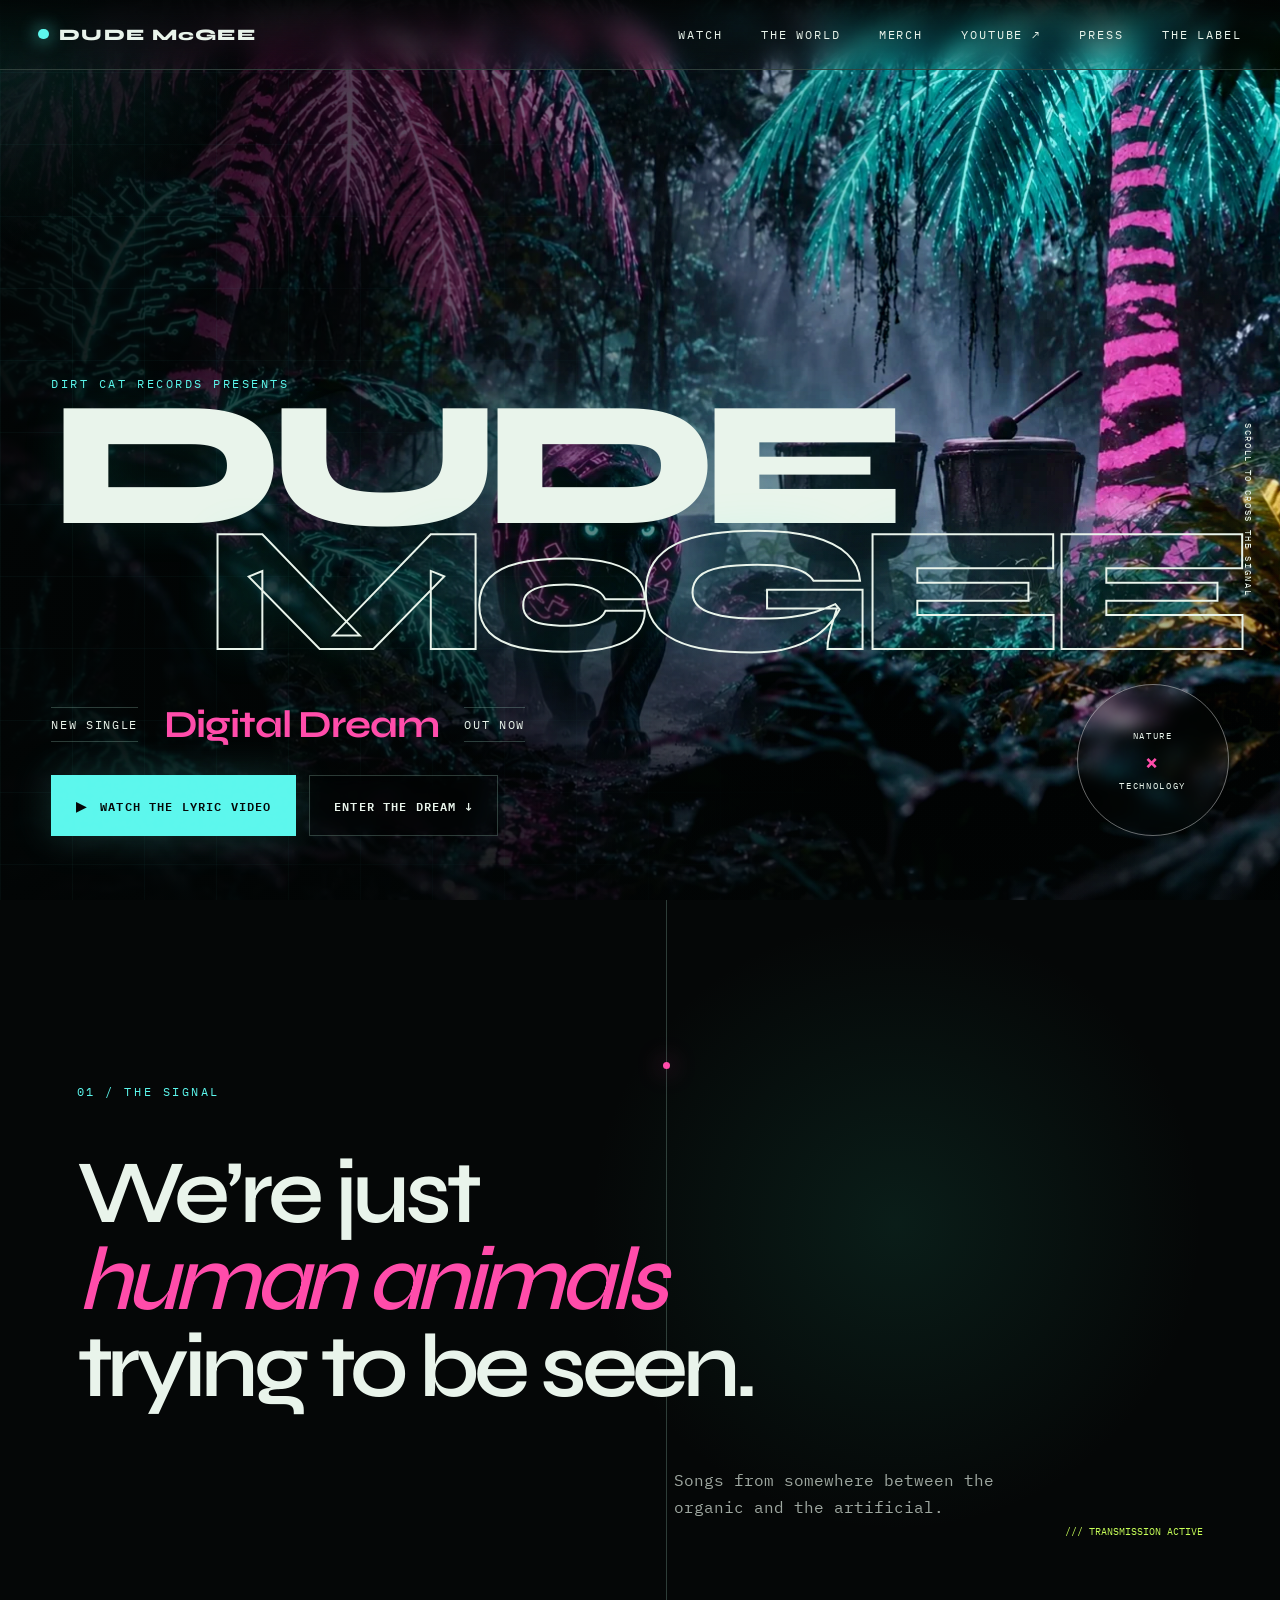
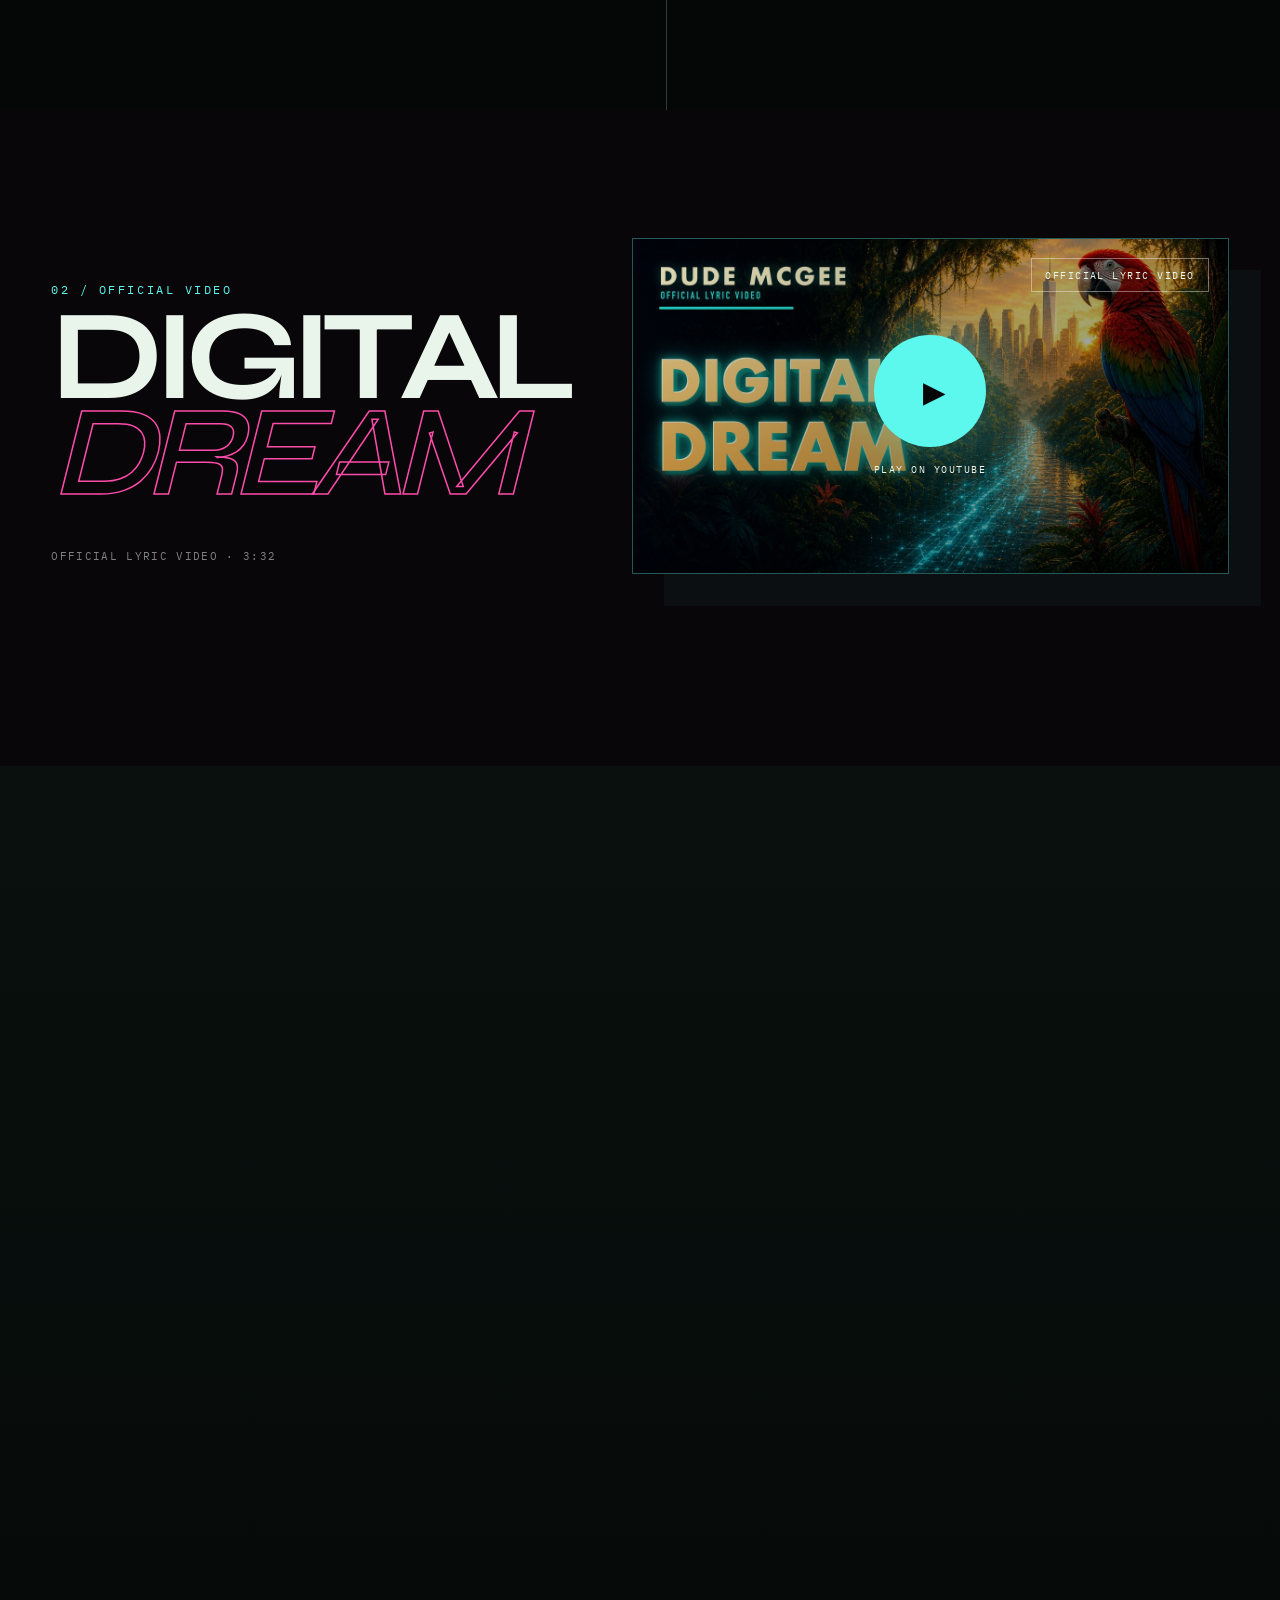
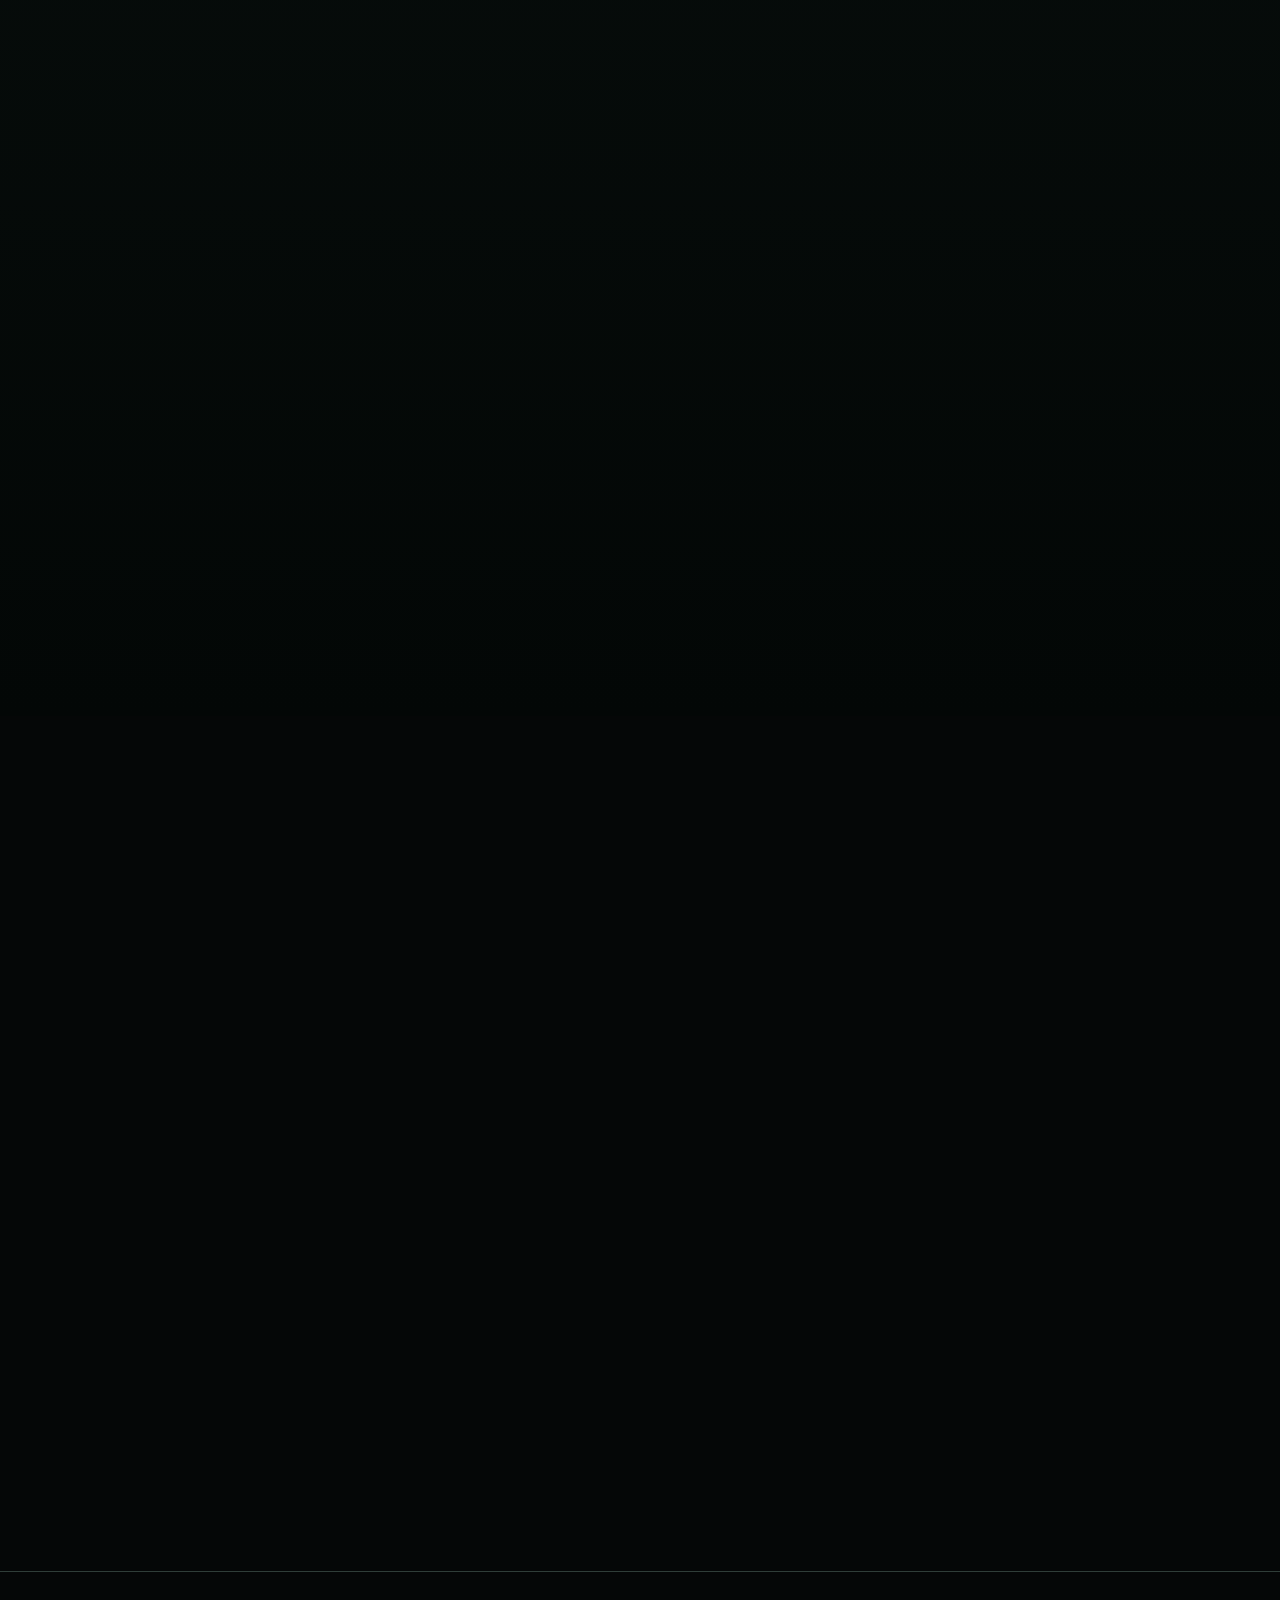
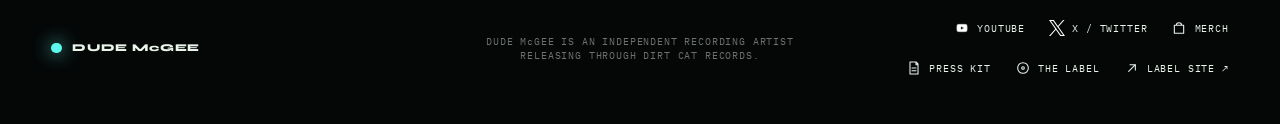
<file: index.html>
<!doctype html>
<html lang="en" class="no-js">
<head>
  <!-- Google tag (gtag.js) -->
  <script async src="https://www.googletagmanager.com/gtag/js?id=G-8G41W2HBR2"></script>
  <script>
    window.dataLayer = window.dataLayer || [];
    function gtag(){dataLayer.push(arguments);}
    gtag('js', new Date());
    gtag('config', 'G-8G41W2HBR2');
  </script>
  <meta charset="utf-8">
  <meta name="viewport" content="width=device-width, initial-scale=1">
  <meta name="description" content="DUDE McGEE is an independent recording artist releasing through Dirt Cat Records. Watch the official Digital Dream lyric video—out now.">
  <meta name="theme-color" content="#050707">
  <meta name="color-scheme" content="dark">
  <link rel="canonical" href="https://www.dudemcgee.com/">
  <meta property="og:type" content="website">
  <meta property="og:site_name" content="DUDE McGEE">
  <meta property="og:url" content="https://www.dudemcgee.com/">
  <meta property="og:title" content="DUDE McGEE — Digital Dream">
  <meta property="og:description" content="DUDE McGEE is an independent recording artist. Enter the neon jungle and experience Digital Dream—the new single out now.">
  <meta property="og:image" content="https://www.dudemcgee.com/assets/site/dude-mcgee-social-card.png">
  <meta property="og:image:secure_url" content="https://www.dudemcgee.com/assets/site/dude-mcgee-social-card.png">
  <meta property="og:image:type" content="image/png">
  <meta property="og:image:width" content="1200">
  <meta property="og:image:height" content="630">
  <meta property="og:image:alt" content="DUDE McGEE Digital Dream official artist website artwork in a neon circuit-lit jungle">
  <meta name="twitter:card" content="summary_large_image">
  <meta name="twitter:title" content="DUDE McGEE — Digital Dream">
  <meta name="twitter:description" content="DUDE McGEE is an independent recording artist. Enter the neon jungle and experience Digital Dream—the new single out now.">
  <meta name="twitter:image" content="https://www.dudemcgee.com/assets/site/dude-mcgee-social-card.png">
  <meta name="twitter:image:alt" content="DUDE McGEE Digital Dream official artist website artwork in a neon circuit-lit jungle">
  <title>DUDE McGEE — Digital Dream</title>
  <link rel="icon" href="/favicon.ico" sizes="any">
  <link rel="icon" type="image/png" sizes="32x32" href="/assets/site/favicon-32.png">
  <link rel="icon" type="image/png" sizes="16x16" href="/assets/site/favicon-16.png">
  <link rel="apple-touch-icon" href="/assets/site/icon-256.png">
  <link rel="manifest" href="/site.webmanifest">
  <link rel="preload" href="assets/site/digital-jungle-poster.webp" as="image" type="image/webp" fetchpriority="high">
  <link rel="preconnect" href="https://fonts.googleapis.com">
  <link rel="preconnect" href="https://fonts.gstatic.com" crossorigin>
  <link href="https://fonts.googleapis.com/css2?family=IBM+Plex+Mono:wght@400;500;600&amp;family=Syne:wght@500;600;700;800&amp;display=swap" rel="stylesheet">
  <link rel="stylesheet" href="styles.css?v=20260930-3">
  <script>document.documentElement.className = 'js';</script>
  <script type="application/ld+json">
    {
      "@context": "https://schema.org",
      "@graph": [
        {
          "@type": "WebSite",
          "@id": "https://www.dudemcgee.com/#website",
          "name": "DUDE McGEE",
          "url": "https://www.dudemcgee.com/"
        },
        {
          "@type": "WebPage",
          "@id": "https://www.dudemcgee.com/#webpage",
          "name": "DUDE McGEE — Digital Dream",
          "url": "https://www.dudemcgee.com/",
          "isPartOf": { "@id": "https://www.dudemcgee.com/#website" },
          "about": { "@id": "https://www.dudemcgee.com/#artist" }
        },
        {
          "@type": "MusicGroup",
          "@id": "https://www.dudemcgee.com/#artist",
          "name": "DUDE McGEE",
          "description": "DUDE McGEE is an independent recording artist releasing through Dirt Cat Records.",
          "url": "https://www.dudemcgee.com/",
          "image": "https://www.dudemcgee.com/assets/site/dude-mcgee-social-card.png",
          "sameAs": [
            "https://www.youtube.com/channel/UChkXhEVitGopkXbgdpUxeBA",
            "https://x.com/The_DudeMcGee"
          ],
          "recordLabel": {
            "@type": "Organization",
            "name": "Dirt Cat Records",
            "url": "https://www.dirtcatrecords.com/"
          },
          "subjectOf": {
            "@type": "MusicVideoObject",
            "name": "DUDE McGEE - Digital Dream (Official Lyric Video)",
            "url": "https://www.youtube.com/watch?v=r-SWpSl2k8w",
            "thumbnailUrl": "https://i.ytimg.com/vi/r-SWpSl2k8w/maxresdefault.jpg"
          }
        }
      ]
    }
  </script>
</head>
<body>
  <a class="skip-link" href="#content">Skip to content</a>
  <div class="noise" aria-hidden="true"></div>
  <div class="cursor-glow" aria-hidden="true"></div>

  <header class="site-header">
    <a class="wordmark artist-name" href="#top" aria-label="DUDE McGEE home">
      <span class="wordmark-dot"></span>DUDE McGEE
    </a>
    <nav class="desktop-nav" aria-label="Primary navigation">
      <a href="#watch">Watch</a>
      <a href="#world">The world</a>
      <a href="merch.html">Merch</a>
      <a href="https://www.youtube.com/channel/UChkXhEVitGopkXbgdpUxeBA" target="_blank" rel="noreferrer">YouTube ↗</a>
      <a href="press/">Press</a>
      <a href="label.html">The label</a>
    </nav>
    <div class="header-actions">
      <button class="menu-toggle" type="button" aria-expanded="false" aria-controls="mobile-menu" aria-label="Open navigation">
        <span aria-hidden="true"></span><span aria-hidden="true"></span><span aria-hidden="true"></span>
      </button>
    </div>
    <div class="mobile-menu" id="mobile-menu" hidden>
      <div class="mobile-menu-inner">
        <p class="mobile-menu-kicker">Navigate the signal</p>
        <nav class="mobile-menu-nav" aria-label="Mobile navigation">
          <a class="mobile-menu-primary" href="merch.html"><span>01</span>Shop merch</a>
          <a href="#watch"><span>02</span>Watch / Music</a>
          <a href="#world"><span>03</span>The world</a>
          <a href="https://www.youtube.com/channel/UChkXhEVitGopkXbgdpUxeBA" target="_blank" rel="noreferrer"><span>04</span>YouTube ↗</a>
          <a href="press/"><span>05</span>Press kit</a>
          <a href="label.html"><span>06</span>The label</a>
        </nav>
        <a class="mobile-menu-label-site" href="https://www.dirtcatrecords.com/" target="_blank" rel="noreferrer">DirtCatRecords.com ↗</a>
      </div>
    </div>
  </header>

  <main id="content">
    <section class="hero" aria-labelledby="hero-title">
      <span id="top" aria-hidden="true"></span>
      <video class="hero-video" autoplay muted loop playsinline preload="metadata" poster="assets/site/digital-jungle-poster.webp" aria-hidden="true">
        <source src="assets/site/digital-jungle.mp4" type="video/mp4">
      </video>
      <div class="hero-wash" aria-hidden="true"></div>
      <div class="hero-grid" aria-hidden="true"></div>

      <div class="hero-copy">
        <p class="eyebrow reveal">Dirt Cat Records presents</p>
        <h1 id="hero-title" class="reveal"><span>DUDE</span><span class="artist-name">McGEE</span></h1>
        <div class="release-line reveal">
          <span>New single</span>
          <strong>Digital Dream</strong>
          <span>Out now</span>
        </div>
        <div class="hero-actions reveal">
          <a class="button button-primary" href="https://www.youtube.com/watch?v=r-SWpSl2k8w" target="_blank" rel="noreferrer">
            <span class="play-icon" aria-hidden="true">▶</span> Watch the lyric video
          </a>
          <a class="button button-quiet" href="#watch">Enter the dream ↓</a>
        </div>
      </div>

      <div class="hero-stamp reveal" aria-hidden="true">
        <span>Nature</span><b>×</b><span>Technology</span>
      </div>
      <p class="scroll-cue" aria-hidden="true">Scroll to cross the signal</p>
    </section>

    <section class="manifesto" aria-label="Artist statement">
      <div class="signal-line" aria-hidden="true"><span></span></div>
      <p class="section-index">01 / THE SIGNAL</p>
      <blockquote class="reveal">
        We’re just<br>
        <em>human animals</em><br>
        trying to be seen.
      </blockquote>
      <div class="manifesto-meta reveal">
        <p>Songs from somewhere between the organic and the artificial.</p>
        <span>/// TRANSMISSION ACTIVE</span>
      </div>
    </section>

    <section class="watch-section" id="watch" aria-labelledby="watch-title">
      <div class="section-heading reveal">
        <p class="section-index">02 / OFFICIAL VIDEO</p>
        <h2 id="watch-title">Digital<br><i>Dream</i></h2>
        <p>Official lyric video · 3:32</p>
      </div>
      <a class="video-frame reveal" href="https://www.youtube.com/watch?v=r-SWpSl2k8w" target="_blank" rel="noreferrer" aria-label="Watch Digital Dream official lyric video on YouTube">
        <img src="assets/site/digital-dream-video.jpg" alt="Digital Dream video artwork showing a tropical jungle, glowing code river, city skyline, and macaw" width="1280" height="720" decoding="async">
        <span class="video-play"><b>▶</b><small>Play on YouTube</small></span>
        <span class="video-corner">Official lyric video</span>
      </a>
    </section>

    <section class="world-section" id="world" aria-labelledby="world-title">
      <div class="world-heading reveal">
        <p class="section-index">03 / VISUAL ARCHIVE</p>
        <h2 id="world-title">Inside the<br><span class="artist-name">DUDE McGEE</span> world</h2>
      </div>

      <div class="world-grid">
        <figure class="art-card art-card-fauna reveal">
          <img src="assets/site/digital-fauna.webp" alt="Black panther moving through a circuit-lit jungle" width="784" height="1168" loading="lazy" decoding="async">
          <figcaption><span>Digital fauna</span><b>01</b></figcaption>
        </figure>
        <figure class="art-card art-card-take reveal">
          <img src="assets/site/the-first-take.webp" alt="The First Take artwork with a city beyond a lush jungle" width="1024" height="1024" loading="lazy" decoding="async">
          <figcaption><span>The First Take</span><b>02</b></figcaption>
        </figure>
        <figure class="art-card art-card-release reveal" role="img" aria-label="Unreleased visual archive artwork showing a grand touring coupe on a neon rain-soaked palm-lined boulevard at night. Coming soon.">
          <img src="assets/site/smells-like-june.webp" alt="" width="887" height="1774" loading="lazy" decoding="async">
          <div class="release-art-lockup" aria-hidden="true">
            <strong>Coming soon</strong>
          </div>
          <figcaption aria-hidden="true"><span>Coming soon</span><b>03</b></figcaption>
        </figure>
        <figure class="art-card art-card-dream reveal">
          <img src="assets/site/digital-dream-art.webp" alt="Digital Dream artwork with a panther in a dark tropical jungle" width="1024" height="1536" loading="lazy" decoding="async">
          <figcaption><span>Digital Dream</span><b>04</b></figcaption>
        </figure>
      </div>
    </section>

    <section class="finale" id="finale" aria-labelledby="finale-title">
      <img src="assets/site/digital-fauna-profile.webp" alt="Black panther in a glowing digital jungle" width="784" height="1168" loading="lazy" decoding="async">
      <div class="finale-wash" aria-hidden="true"></div>
      <div class="finale-copy reveal">
        <p class="section-index">FOLLOW THE SIGNAL</p>
        <h2 id="finale-title">Stay in the<br><em>dream.</em></h2>
        <a class="button button-primary" href="https://www.youtube.com/channel/UChkXhEVitGopkXbgdpUxeBA?sub_confirmation=1" target="_blank" rel="noreferrer">Subscribe on YouTube ↗</a>
      </div>
    </section>
  </main>

  <footer>
    <a class="wordmark artist-name" href="#top"><span class="wordmark-dot"></span>DUDE McGEE</a>
    <p><span class="artist-name">DUDE McGEE</span> is an independent recording artist releasing through <a href="label.html">Dirt Cat Records</a>.</p>
    <div>
      <a class="footer-link" href="https://www.youtube.com/channel/UChkXhEVitGopkXbgdpUxeBA" target="_blank" rel="noreferrer"><img class="footer-link-icon" src="assets/site/link-icons/youtube-icon-white.png" alt="" aria-hidden="true" focusable="false">YouTube</a>
      <a class="footer-link" href="https://x.com/The_DudeMcGee" target="_blank" rel="noreferrer"><img class="footer-link-icon" src="assets/site/link-icons/x-logo-white.svg" alt="" aria-hidden="true" focusable="false">X / Twitter</a>
      <a class="footer-link" href="merch.html"><svg class="footer-link-icon" aria-hidden="true" focusable="false" viewBox="0 0 24 24"><path d="M5 8h14v12H5zM8 8a4 4 0 0 1 8 0"/></svg>Merch</a>
      <a class="footer-link" href="press/"><svg class="footer-link-icon" aria-hidden="true" focusable="false" viewBox="0 0 24 24"><path d="M6 3h9l3 3v15H6zM15 3v4h3M9 12h6M9 16h6"/></svg>Press Kit</a>
      <a class="footer-link" href="label.html"><svg class="footer-link-icon" aria-hidden="true" focusable="false" viewBox="0 0 24 24"><circle cx="12" cy="12" r="8"/><circle cx="12" cy="12" r="2"/></svg>The Label</a>
      <a class="footer-link" href="https://www.dirtcatrecords.com/" target="_blank" rel="noreferrer"><svg class="footer-link-icon" aria-hidden="true" focusable="false" viewBox="0 0 24 24"><path d="M7 17 17 7M9 7h8v8"/></svg>Label Site ↗</a>
    </div>
  </footer>

  <script src="script.js?v=20260906-1"></script>
</body>
</html>
</file>
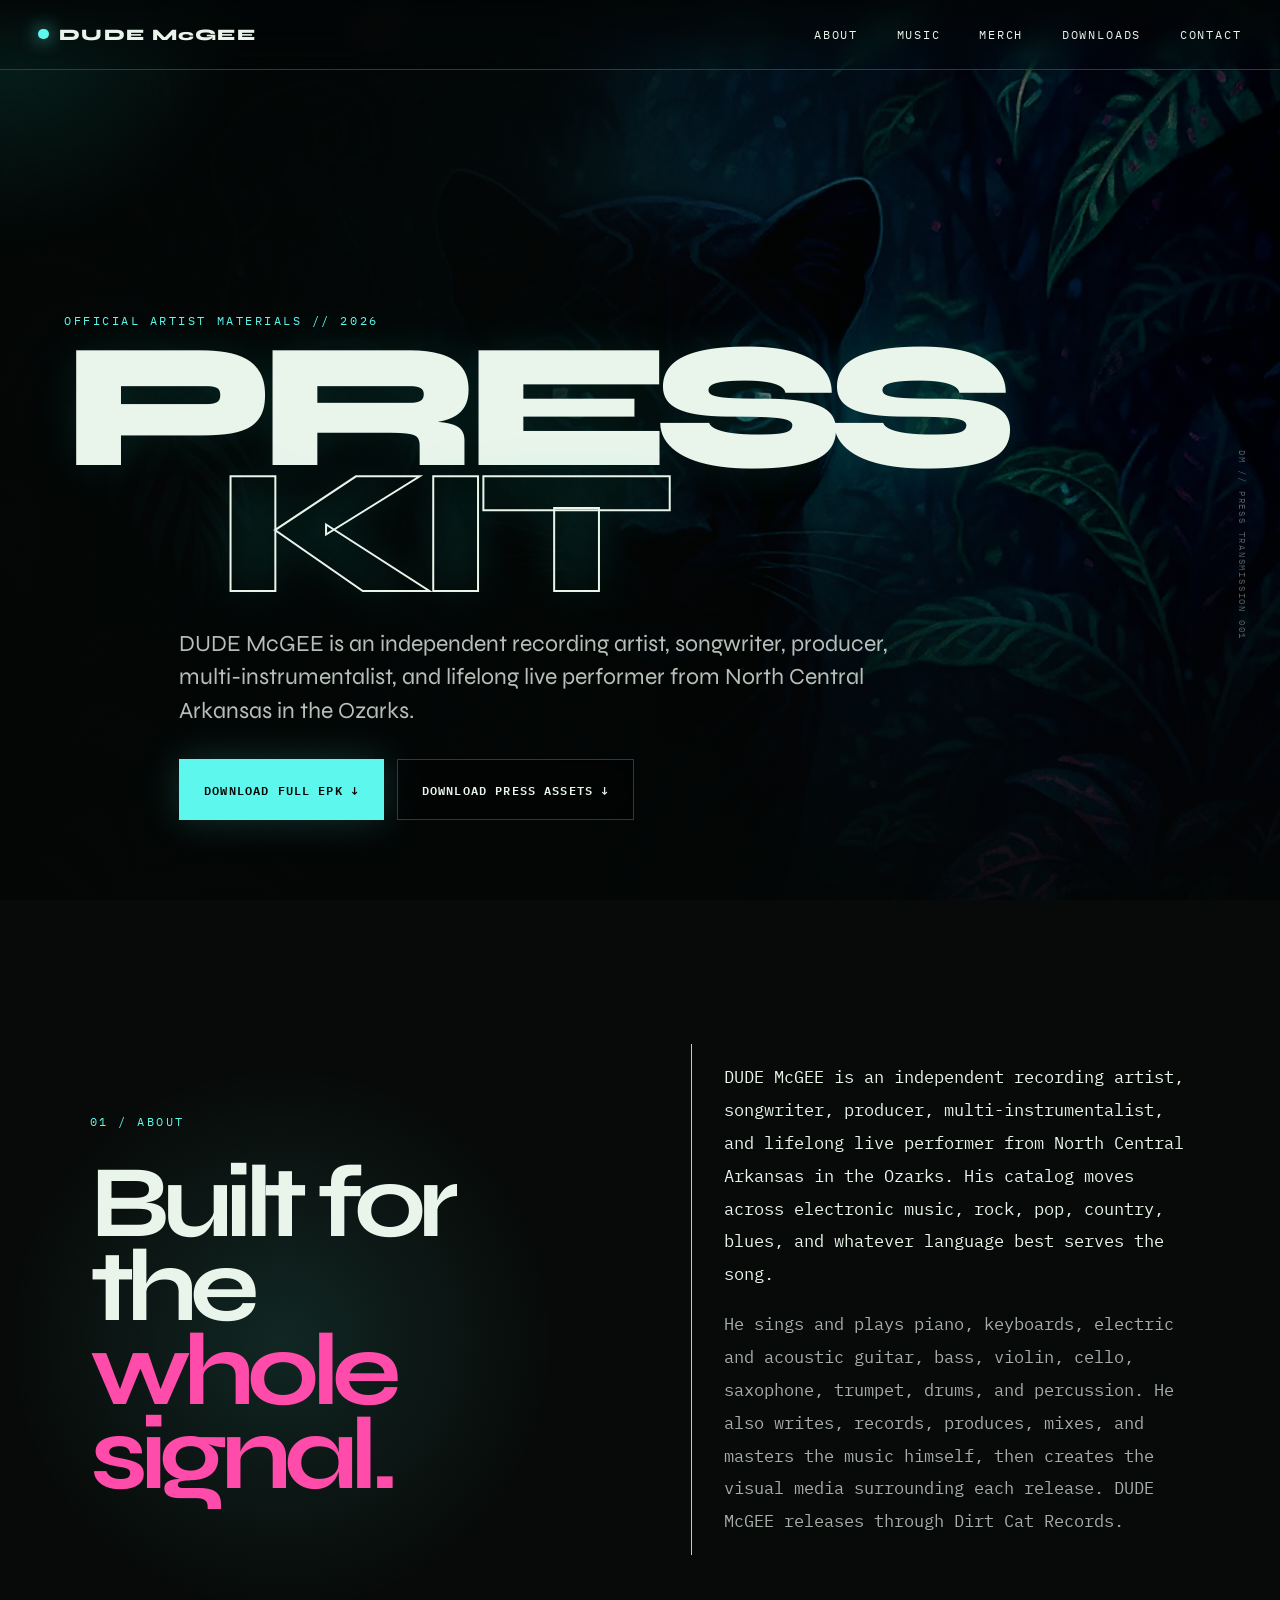
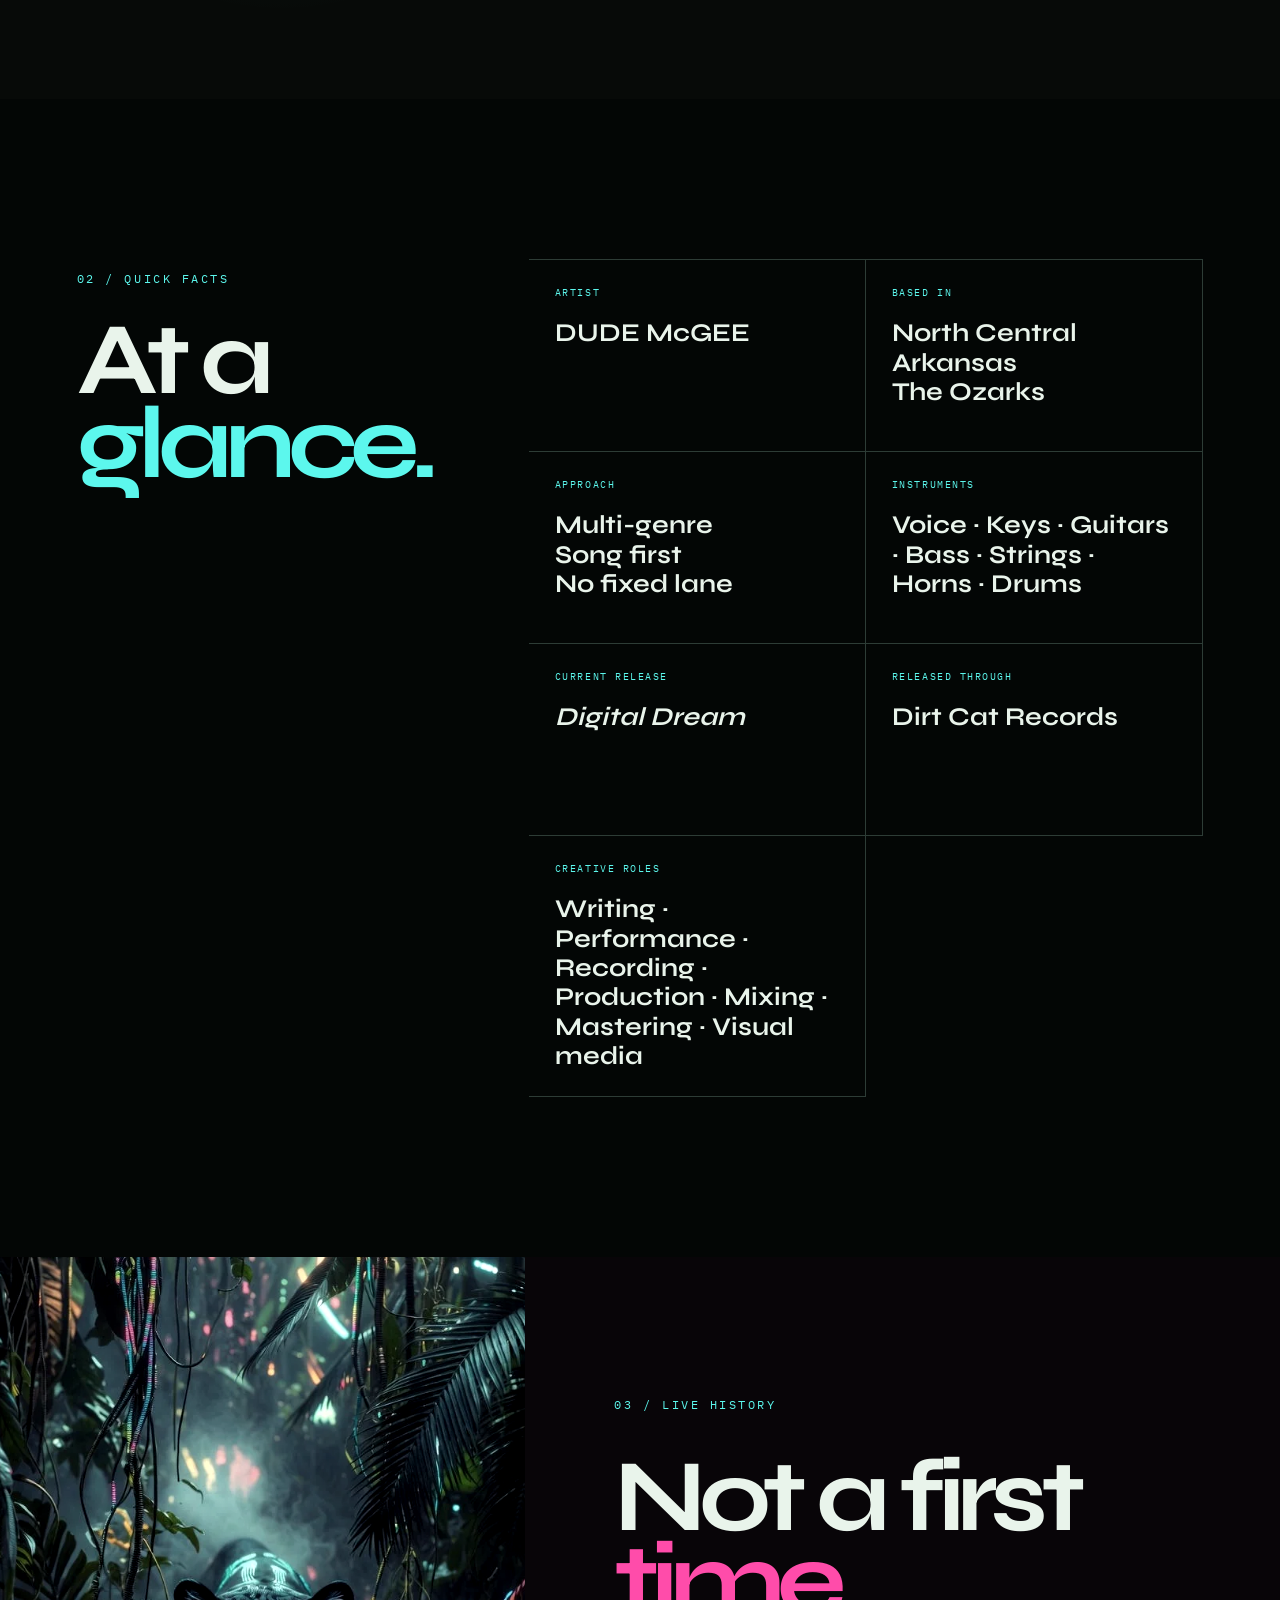
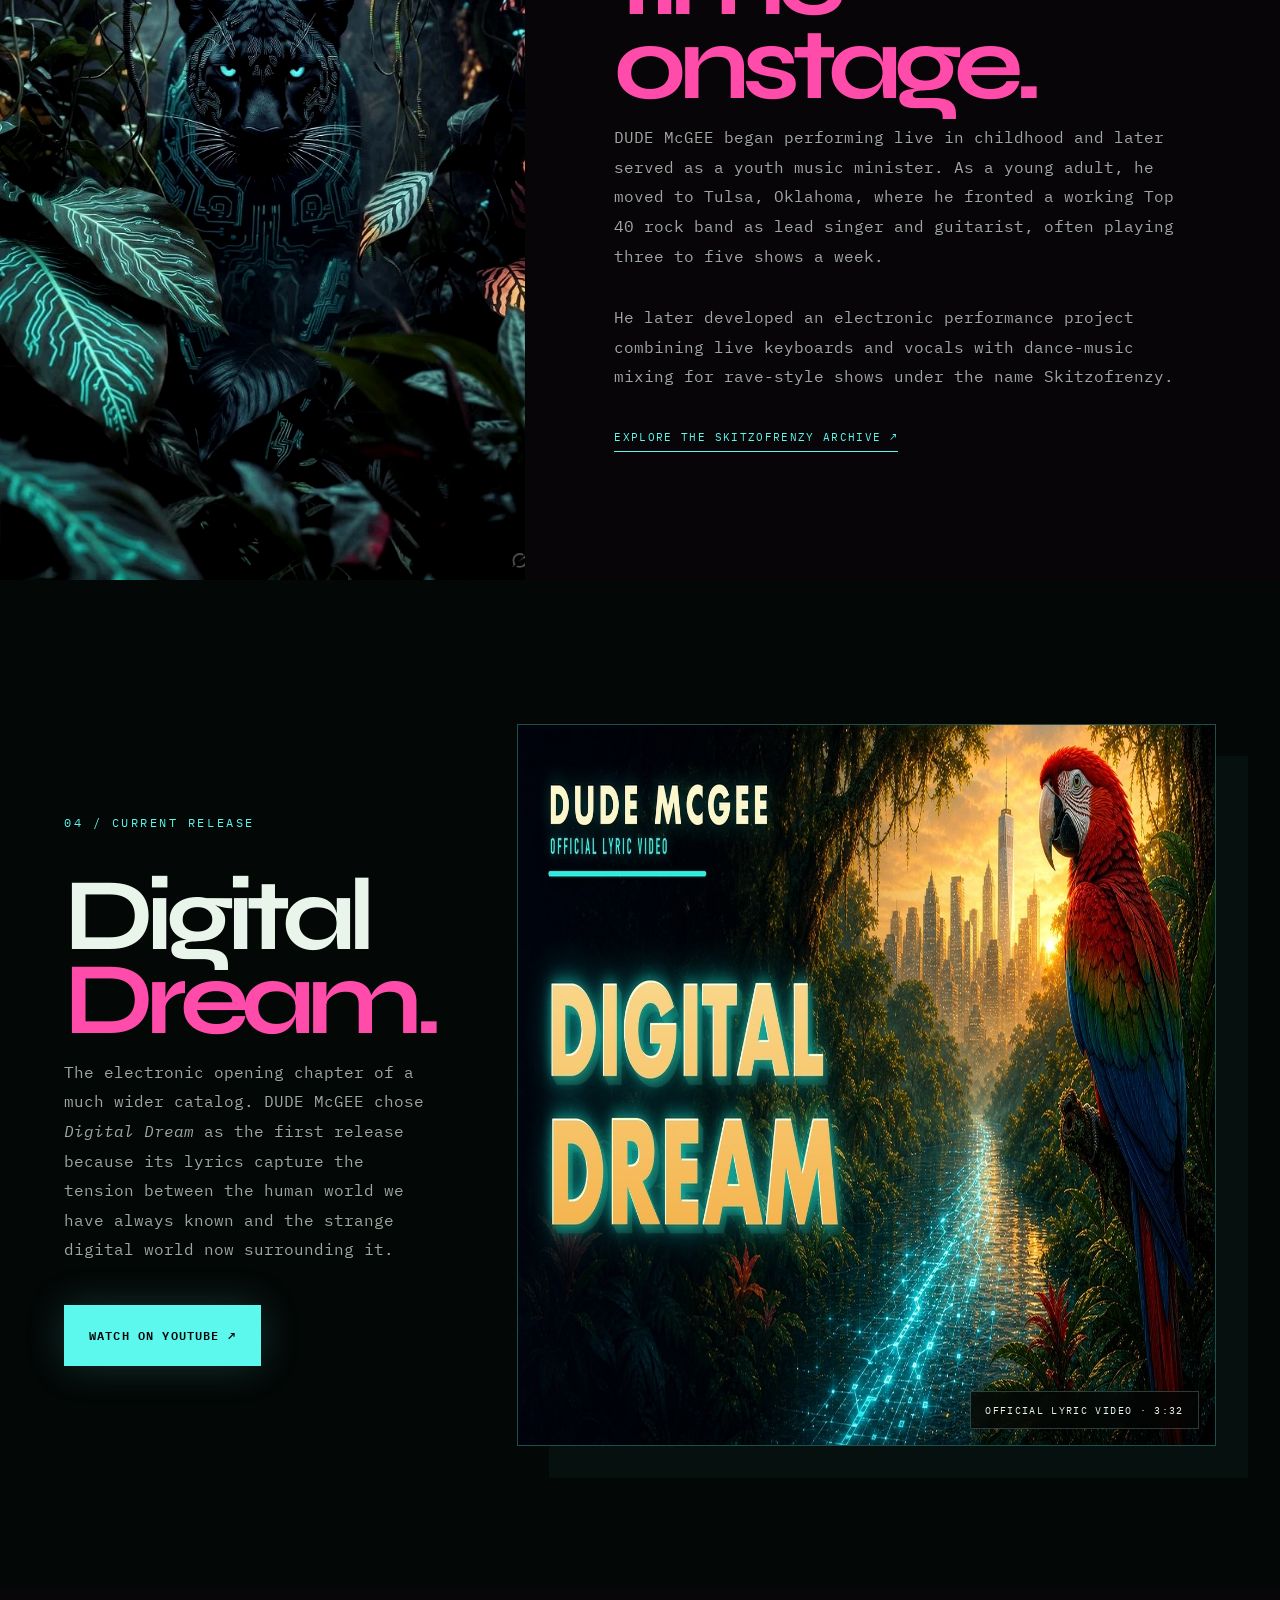
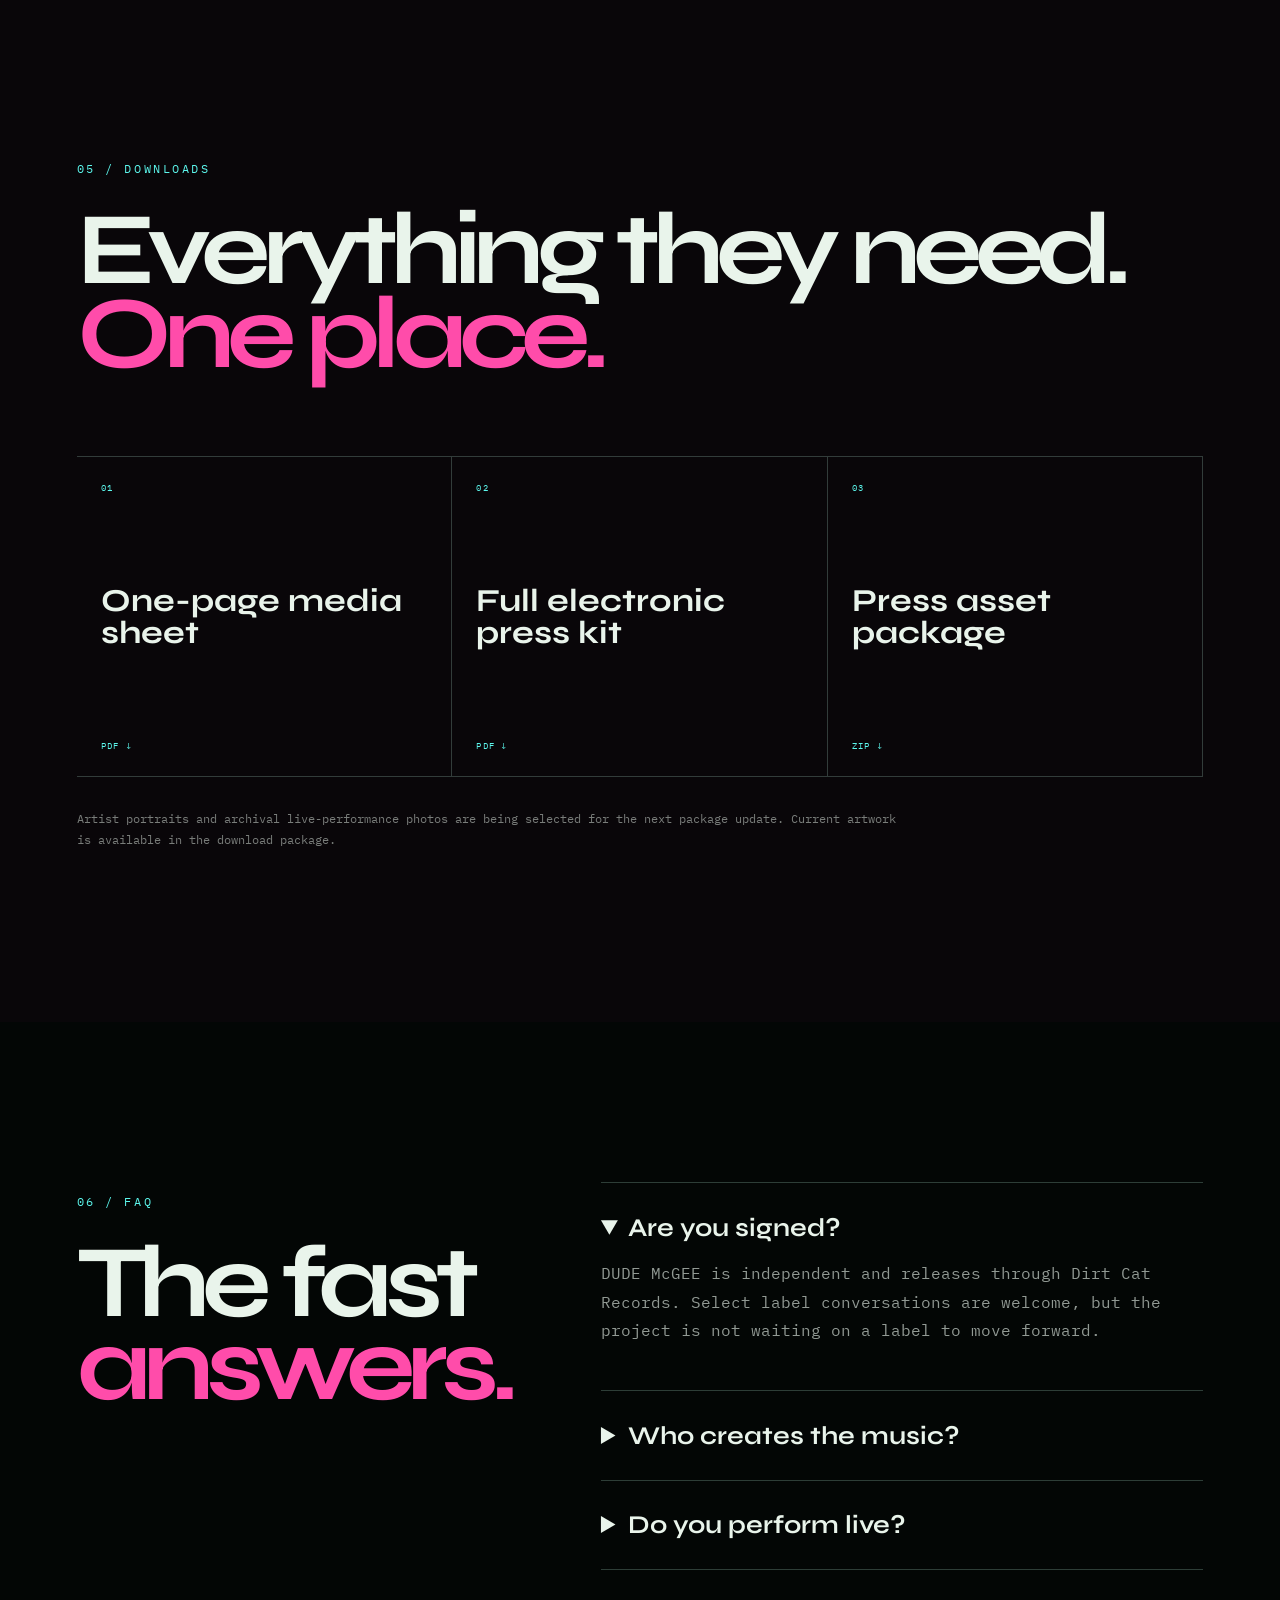
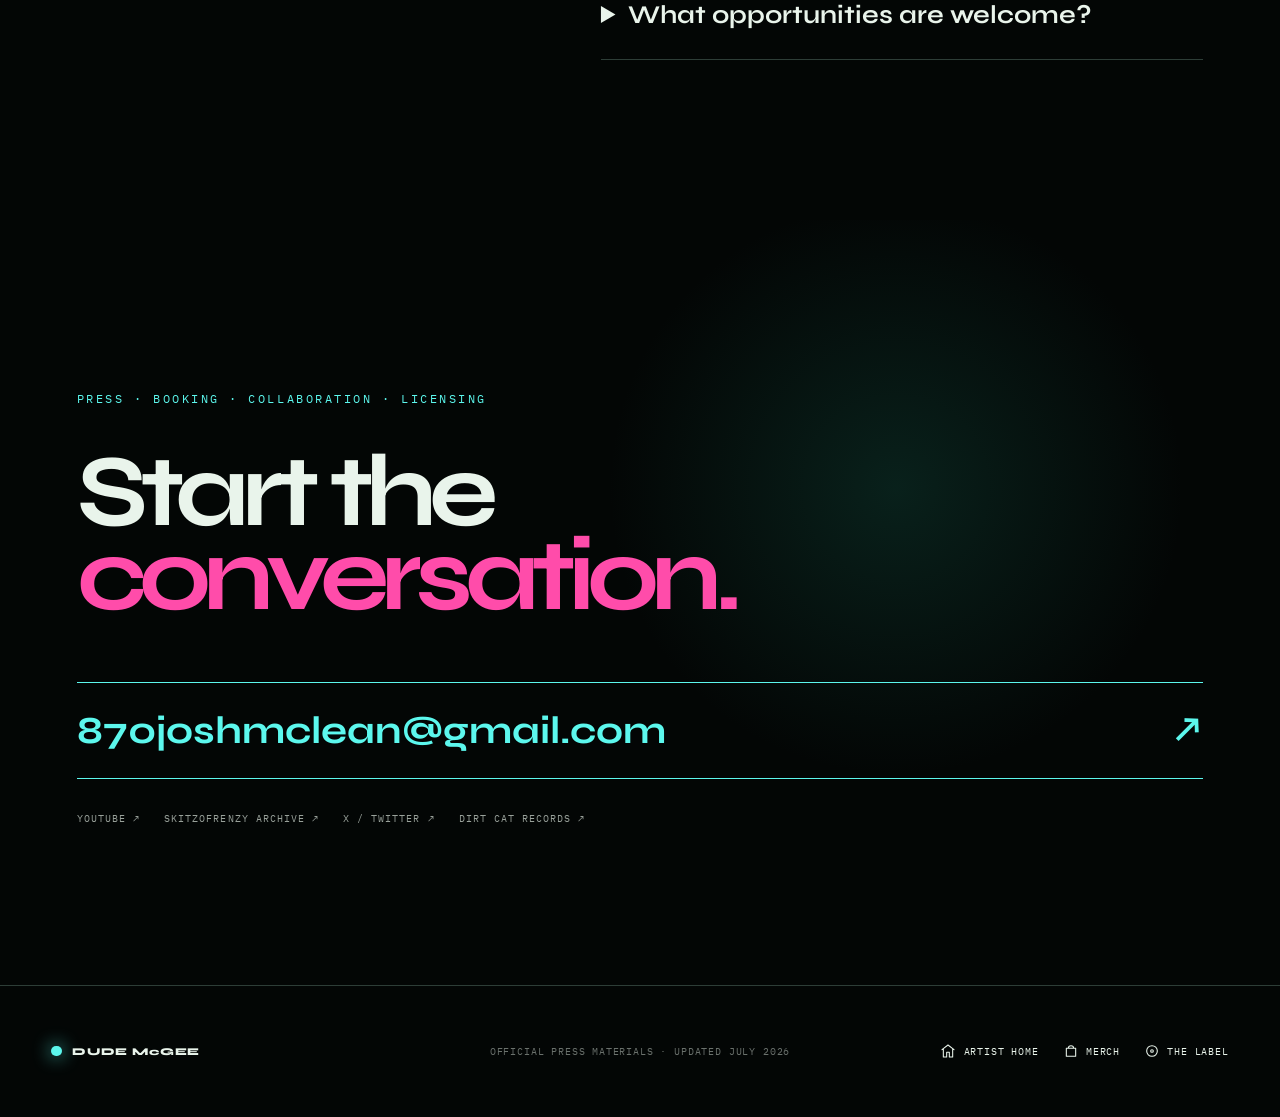
<file: press/index.html>
<!doctype html>
<html lang="en" class="no-js">
<head>
  <!-- Google tag (gtag.js) -->
  <script async src="https://www.googletagmanager.com/gtag/js?id=G-8G41W2HBR2"></script>
  <script>
    window.dataLayer = window.dataLayer || [];
    function gtag(){dataLayer.push(arguments);}
    gtag('js', new Date());
    gtag('config', 'G-8G41W2HBR2');
  </script>
  <meta charset="utf-8">
  <meta name="viewport" content="width=device-width, initial-scale=1">
  <meta name="description" content="Official DUDE McGEE electronic press kit: biography, live experience, music, media assets, and contact information.">
  <meta name="theme-color" content="#050707">
  <meta name="color-scheme" content="dark">
  <link rel="canonical" href="https://www.dudemcgee.com/press/">
  <meta property="og:type" content="profile">
  <meta property="og:site_name" content="DUDE McGEE">
  <meta property="og:url" content="https://www.dudemcgee.com/press/">
  <meta property="og:title" content="DUDE McGEE - Official Press Kit">
  <meta property="og:description" content="Biography, live history, music, approved media assets, and contact information for DUDE McGEE.">
  <meta property="og:image" content="https://www.dudemcgee.com/assets/site/dude-mcgee-social-card.png">
  <meta property="og:image:alt" content="DUDE McGEE artwork in a neon circuit-lit jungle">
  <meta name="twitter:card" content="summary_large_image">
  <meta name="twitter:title" content="DUDE McGEE - Official Press Kit">
  <meta name="twitter:description" content="Official press materials for independent recording artist and multi-instrumentalist DUDE McGEE.">
  <meta name="twitter:image" content="https://www.dudemcgee.com/assets/site/dude-mcgee-social-card.png">
  <title>DUDE McGEE - Official Press Kit</title>
  <link rel="icon" href="../favicon.ico" sizes="any">
  <link rel="icon" type="image/png" sizes="32x32" href="../assets/site/favicon-32.png">
  <link rel="apple-touch-icon" href="../assets/site/icon-256.png">
  <link rel="preconnect" href="https://fonts.googleapis.com">
  <link rel="preconnect" href="https://fonts.gstatic.com" crossorigin>
  <link href="https://fonts.googleapis.com/css2?family=IBM+Plex+Mono:wght@400;500;600&amp;family=Syne:wght@500;600;700;800&amp;display=swap" rel="stylesheet">
  <link rel="stylesheet" href="../styles.css?v=20260930-3">
  <link rel="stylesheet" href="press.css?v=20260724-1">
  <script>document.documentElement.className = 'js';</script>
  <script type="application/ld+json">
    {
      "@context": "https://schema.org",
      "@type": "ProfilePage",
      "name": "DUDE McGEE Official Press Kit",
      "url": "https://www.dudemcgee.com/press/",
      "mainEntity": {
        "@type": "MusicGroup",
        "name": "DUDE McGEE",
        "url": "https://www.dudemcgee.com/",
        "email": "870joshmclean@gmail.com",
        "homeLocation": { "@type": "Place", "name": "North Central Arkansas, the Ozarks" },
        "sameAs": [
          "https://www.youtube.com/channel/UChkXhEVitGopkXbgdpUxeBA",
          "https://soundcloud.com/skitzofrenzy",
          "https://x.com/The_DudeMcGee"
        ],
        "recordLabel": { "@type": "Organization", "name": "Dirt Cat Records", "url": "https://www.dirtcatrecords.com/" }
      }
    }
  </script>
</head>
<body class="press-page">
  <a class="skip-link" href="#content">Skip to content</a>
  <div class="noise" aria-hidden="true"></div>
  <div class="cursor-glow" aria-hidden="true"></div>

  <header class="site-header">
    <a class="wordmark artist-name" href="/" aria-label="DUDE McGEE home"><span class="wordmark-dot"></span>DUDE McGEE</a>
    <nav class="desktop-nav" aria-label="Primary navigation">
      <a href="#about">About</a>
      <a href="#music">Music</a>
      <a href="../merch.html">Merch</a>
      <a href="#downloads">Downloads</a>
      <a href="#contact">Contact</a>
    </nav>
    <div class="header-actions">
      <button class="menu-toggle" type="button" aria-expanded="false" aria-controls="mobile-menu" aria-label="Open navigation">
        <span aria-hidden="true"></span><span aria-hidden="true"></span><span aria-hidden="true"></span>
      </button>
    </div>
    <div class="mobile-menu" id="mobile-menu" hidden>
      <div class="mobile-menu-inner">
        <p class="mobile-menu-kicker">Navigate the signal</p>
        <nav class="mobile-menu-nav" aria-label="Mobile navigation">
          <a class="mobile-menu-primary" href="../merch.html"><span>01</span>Shop merch</a>
          <a href="/#watch"><span>02</span>Watch / Music</a>
          <a href="/#world"><span>03</span>The world</a>
          <a href="https://www.youtube.com/channel/UChkXhEVitGopkXbgdpUxeBA" target="_blank" rel="noreferrer"><span>04</span>YouTube ↗</a>
          <a href="./" aria-current="page"><span>05</span>Press kit</a>
          <a href="../label.html"><span>06</span>The label</a>
        </nav>
        <a class="mobile-menu-label-site" href="https://www.dirtcatrecords.com/" target="_blank" rel="noreferrer">DirtCatRecords.com ↗</a>
      </div>
    </div>
  </header>

  <main id="content">
    <section class="press-hero" aria-labelledby="press-title">
      <img src="../assets/site/digital-dream-art.webp" alt="" aria-hidden="true" width="1024" height="1536">
      <div class="press-hero-wash" aria-hidden="true"></div>
      <div class="press-hero-copy">
        <p class="eyebrow reveal">Official artist materials // 2026</p>
        <h1 id="press-title" class="reveal"><span>Press</span><span>Kit</span></h1>
        <p class="press-deck reveal">DUDE McGEE is an independent recording artist, songwriter, producer, multi-instrumentalist, and lifelong live performer from North Central Arkansas in the Ozarks.</p>
        <div class="press-actions reveal">
          <a class="button button-primary" href="downloads/DudeMcGee_EPK.pdf?v=20260721-1530" download>Download full EPK ↓</a>
          <a class="button button-quiet" href="downloads/DudeMcGee_PressKit.zip?v=20260721-1530" download>Download press assets ↓</a>
        </div>
      </div>
      <div class="press-coordinate" aria-hidden="true">DM // PRESS TRANSMISSION 001</div>
    </section>

    <section class="press-intro" id="about" aria-labelledby="about-title">
      <div>
        <p class="section-index">01 / ABOUT</p>
        <h2 id="about-title" class="reveal">Built for the<br><em>whole signal.</em></h2>
      </div>
      <div class="press-bio reveal">
        <p>DUDE McGEE is an independent recording artist, songwriter, producer, multi-instrumentalist, and lifelong live performer from North Central Arkansas in the Ozarks. His catalog moves across electronic music, rock, pop, country, blues, and whatever language best serves the song.</p>
        <p>He sings and plays piano, keyboards, electric and acoustic guitar, bass, violin, cello, saxophone, trumpet, drums, and percussion. He also writes, records, produces, mixes, and masters the music himself, then creates the visual media surrounding each release. DUDE McGEE releases through Dirt Cat Records.</p>
      </div>
    </section>

    <section class="fact-section" aria-labelledby="facts-title">
      <div class="fact-heading reveal">
        <p class="section-index">02 / QUICK FACTS</p>
        <h2 id="facts-title">At a<br><span>glance.</span></h2>
      </div>
      <dl class="fact-grid reveal">
        <div><dt>Artist</dt><dd class="artist-name">DUDE McGEE</dd></div>
        <div><dt>Based in</dt><dd>North Central Arkansas<br>The Ozarks</dd></div>
        <div><dt>Approach</dt><dd>Multi-genre<br>Song first<br>No fixed lane</dd></div>
        <div><dt>Instruments</dt><dd>Voice · Keys · Guitars · Bass · Strings · Horns · Drums</dd></div>
        <div><dt>Current release</dt><dd><i>Digital Dream</i></dd></div>
        <div><dt>Released through</dt><dd>Dirt Cat Records</dd></div>
        <div><dt>Creative roles</dt><dd>Writing · Performance · Recording · Production · Mixing · Mastering · Visual media</dd></div>
      </dl>
    </section>

    <section class="history-section" aria-labelledby="history-title">
      <div class="history-art reveal"><img src="../assets/site/digital-fauna.webp" alt="Black panther moving through a circuit-lit jungle" width="784" height="1168" loading="lazy"></div>
      <div class="history-copy reveal">
        <p class="section-index">03 / LIVE HISTORY</p>
        <h2 id="history-title">Not a first<br><em>time onstage.</em></h2>
        <p>DUDE McGEE began performing live in childhood and later served as a youth music minister. As a young adult, he moved to Tulsa, Oklahoma, where he fronted a working Top 40 rock band as lead singer and guitarist, often playing three to five shows a week.</p>
        <p>He later developed an electronic performance project combining live keyboards and vocals with dance-music mixing for rave-style shows under the name Skitzofrenzy.</p>
        <a class="text-link" href="https://soundcloud.com/skitzofrenzy" target="_blank" rel="noreferrer">Explore the Skitzofrenzy archive ↗</a>
      </div>
    </section>

    <section class="release-section" id="music" aria-labelledby="music-title">
      <div class="release-copy reveal">
        <p class="section-index">04 / CURRENT RELEASE</p>
        <h2 id="music-title">Digital<br><em>Dream.</em></h2>
        <p>The electronic opening chapter of a much wider catalog. DUDE McGEE chose <i>Digital Dream</i> as the first release because its lyrics capture the tension between the human world we have always known and the strange digital world now surrounding it.</p>
        <a class="button button-primary" href="https://www.youtube.com/watch?v=r-SWpSl2k8w" target="_blank" rel="noreferrer">Watch on YouTube ↗</a>
      </div>
      <a class="release-image reveal" href="https://www.youtube.com/watch?v=r-SWpSl2k8w" target="_blank" rel="noreferrer" aria-label="Watch Digital Dream on YouTube">
        <img src="../assets/site/digital-dream-video.jpg" alt="Digital Dream artwork with a tropical jungle, glowing code river, skyline, and macaw" width="1280" height="720" loading="lazy">
        <span>Official lyric video · 3:32</span>
      </a>
    </section>

    <section class="download-section" id="downloads" aria-labelledby="downloads-title">
      <p class="section-index">05 / DOWNLOADS</p>
      <h2 id="downloads-title" class="reveal">Everything they need.<br><em>One place.</em></h2>
      <div class="download-grid reveal">
        <a href="downloads/DudeMcGee_Media_Sheet.pdf?v=20260721-1530" download><span>01</span><strong>One-page media sheet</strong><small>PDF ↓</small></a>
        <a href="downloads/DudeMcGee_EPK.pdf?v=20260721-1530" download><span>02</span><strong>Full electronic press kit</strong><small>PDF ↓</small></a>
        <a href="downloads/DudeMcGee_PressKit.zip?v=20260721-1530" download><span>03</span><strong>Press asset package</strong><small>ZIP ↓</small></a>
      </div>
      <p class="photo-note">Artist portraits and archival live-performance photos are being selected for the next package update. Current artwork is available in the download package.</p>
    </section>

    <section class="faq-section" aria-labelledby="faq-title">
      <div class="faq-heading"><p class="section-index">06 / FAQ</p><h2 id="faq-title">The fast<br><em>answers.</em></h2></div>
      <div class="faq-list">
        <details open><summary>Are you signed?</summary><p>DUDE McGEE is independent and releases through Dirt Cat Records. Select label conversations are welcome, but the project is not waiting on a label to move forward.</p></details>
        <details><summary>Who creates the music?</summary><p>DUDE McGEE writes, performs, records, produces, mixes, and masters the music himself. He also creates the artwork, video, and supporting media.</p></details>
        <details><summary>Do you perform live?</summary><p>Yes. DUDE McGEE has extensive live experience across rock and electronic music and is exploring the right format and opportunities for the current live show.</p></details>
        <details><summary>What opportunities are welcome?</summary><p>Interviews, collaborations, live bookings, licensing and sync opportunities, and select label conversations.</p></details>
      </div>
    </section>

    <section class="contact-section" id="contact" aria-labelledby="contact-title">
      <p class="section-index">PRESS · BOOKING · COLLABORATION · LICENSING</p>
      <h2 id="contact-title" class="reveal">Start the<br><em>conversation.</em></h2>
      <a class="contact-email reveal" href="mailto:870joshmclean@gmail.com">870joshmclean@gmail.com <span>↗</span></a>
      <div class="contact-links reveal">
        <a href="https://www.youtube.com/channel/UChkXhEVitGopkXbgdpUxeBA" target="_blank" rel="noreferrer">YouTube ↗</a>
        <a href="https://soundcloud.com/skitzofrenzy" target="_blank" rel="noreferrer">Skitzofrenzy archive ↗</a>
        <a href="https://x.com/The_DudeMcGee" target="_blank" rel="noreferrer">X / Twitter ↗</a>
        <a href="https://www.dirtcatrecords.com/" target="_blank" rel="noreferrer">Dirt Cat Records ↗</a>
      </div>
    </section>
  </main>

  <footer>
    <a class="wordmark artist-name" href="/"><span class="wordmark-dot"></span>DUDE McGEE</a>
    <p>Official press materials · Updated July 2026</p>
    <div><a class="footer-link" href="/"><svg class="footer-link-icon" aria-hidden="true" focusable="false" viewBox="0 0 24 24"><path d="M3 10 12 3l9 7M5 9v12h5v-7h4v7h5V9"/></svg>Artist Home</a><a class="footer-link" href="../merch.html"><svg class="footer-link-icon" aria-hidden="true" focusable="false" viewBox="0 0 24 24"><path d="M5 8h14v12H5zM8 8a4 4 0 0 1 8 0"/></svg>Merch</a><a class="footer-link" href="../label.html"><svg class="footer-link-icon" aria-hidden="true" focusable="false" viewBox="0 0 24 24"><circle cx="12" cy="12" r="8"/><circle cx="12" cy="12" r="2"/></svg>The Label</a></div>
  </footer>
  <script src="../script.js?v=20260906-1"></script>
</body>
</html>
</file>
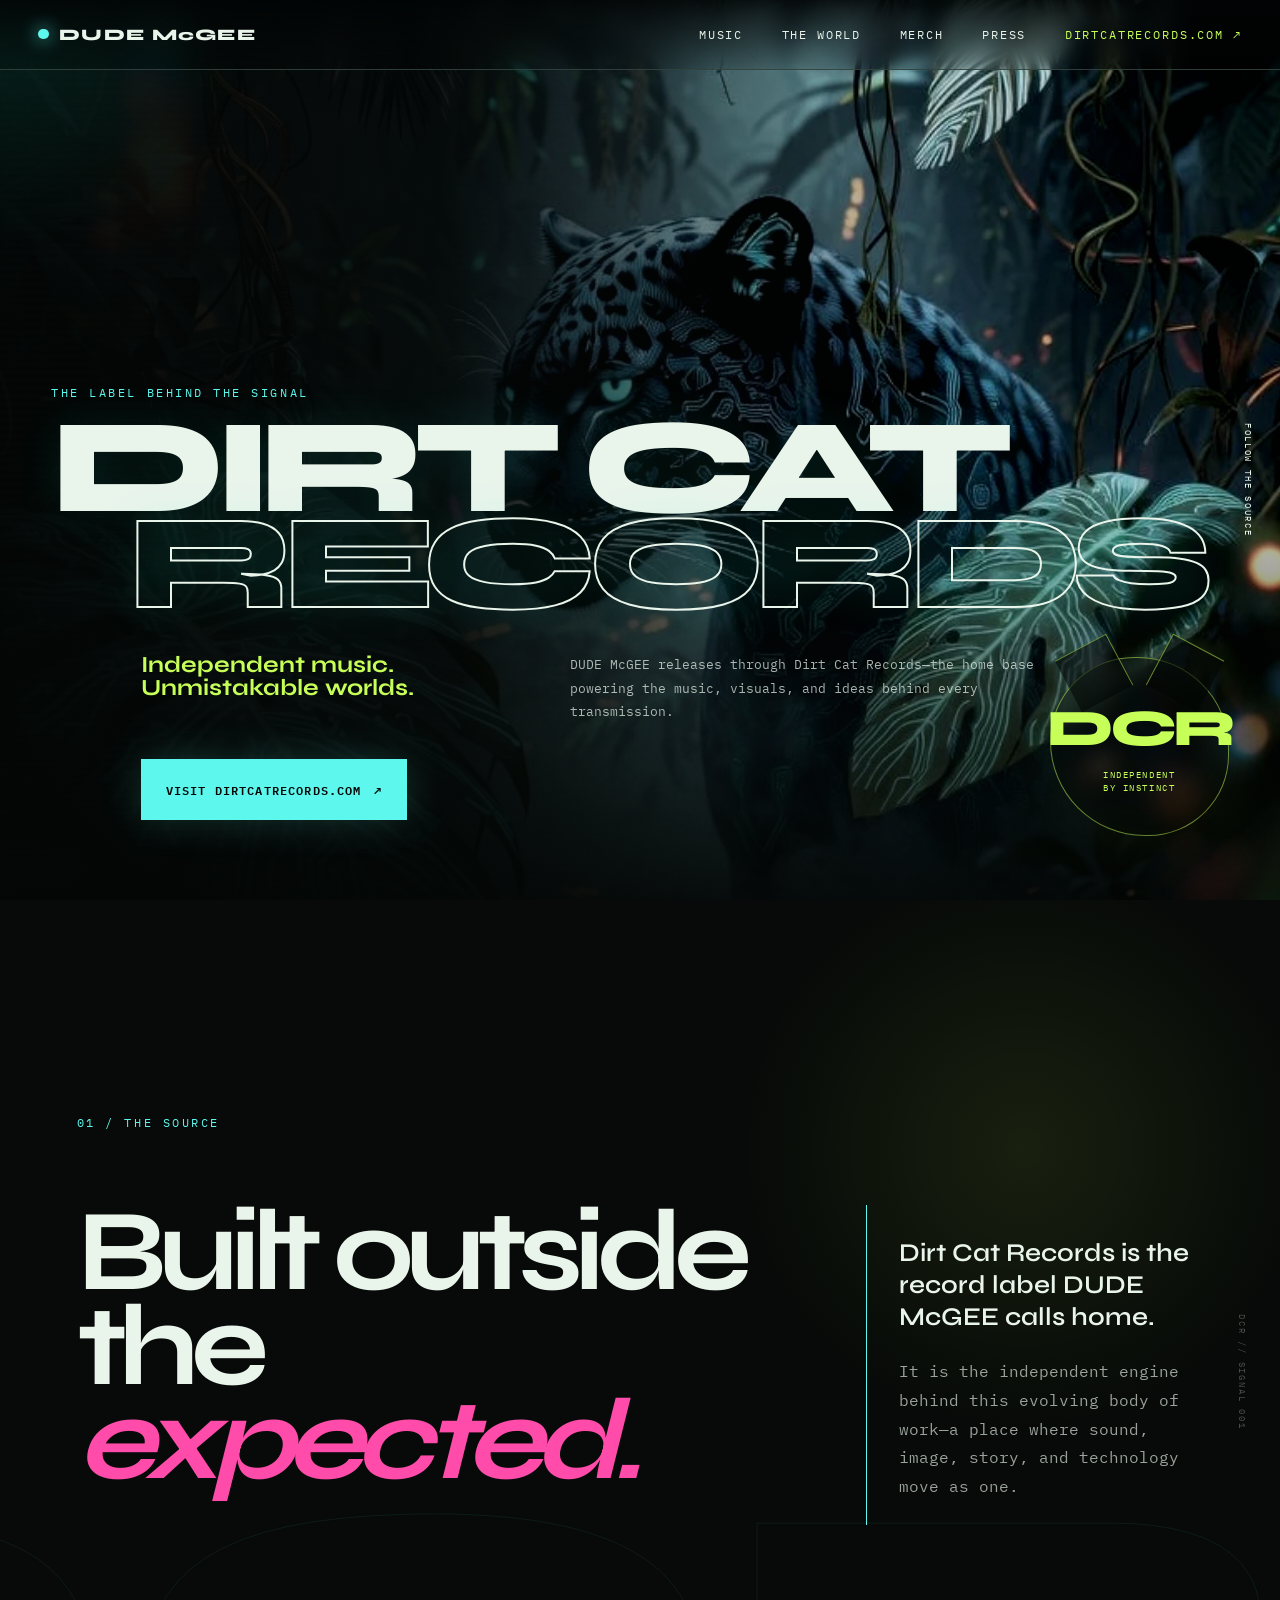
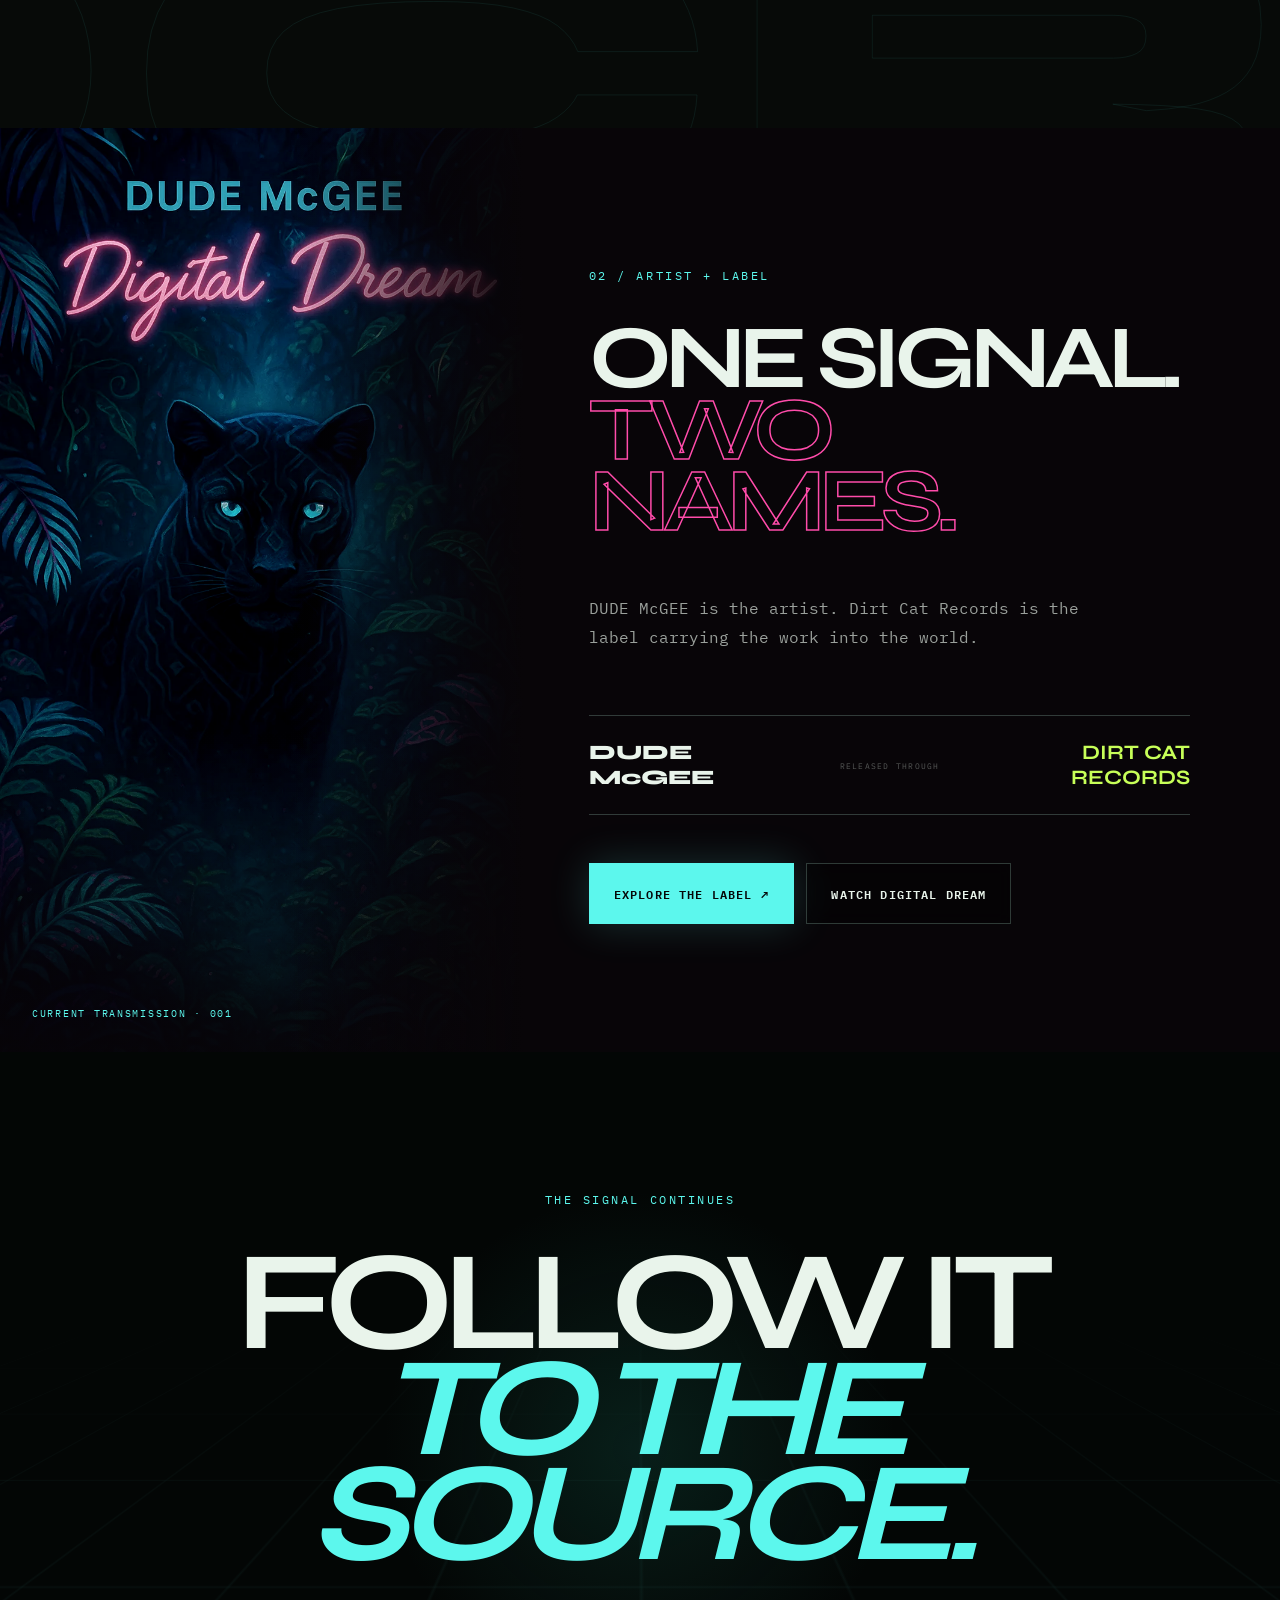
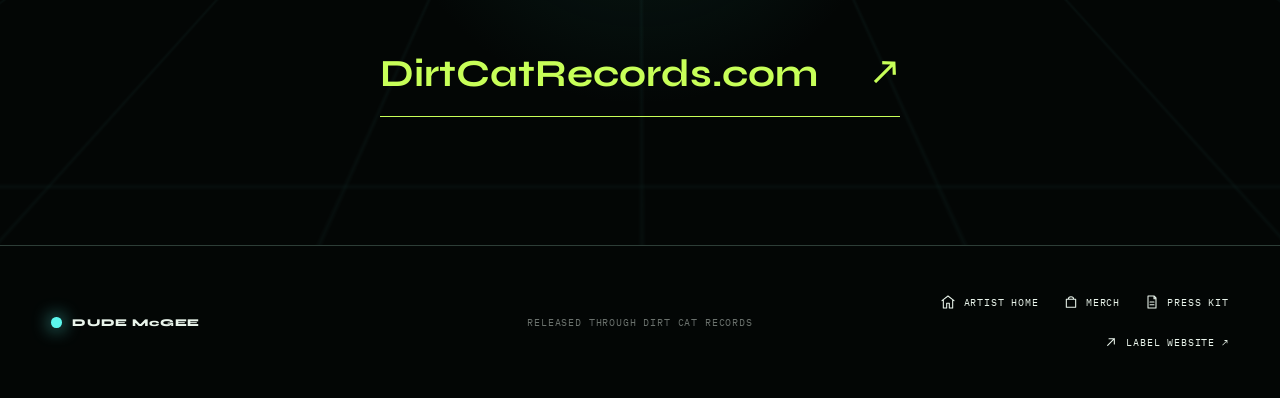
<file: label.html>
<!doctype html>
<html lang="en" class="no-js">
<head>
  <!-- Google tag (gtag.js) -->
  <script async src="https://www.googletagmanager.com/gtag/js?id=G-8G41W2HBR2"></script>
  <script>
    window.dataLayer = window.dataLayer || [];
    function gtag(){dataLayer.push(arguments);}
    gtag('js', new Date());
    gtag('config', 'G-8G41W2HBR2');
  </script>
  <meta charset="utf-8">
  <meta name="viewport" content="width=device-width, initial-scale=1">
  <meta name="description" content="DUDE McGEE releases through Dirt Cat Records. Meet the independent label behind the signal.">
  <meta name="theme-color" content="#050707">
  <meta name="color-scheme" content="dark">
  <link rel="canonical" href="https://www.dudemcgee.com/label.html">
  <meta property="og:type" content="website">
  <meta property="og:site_name" content="DUDE McGEE">
  <meta property="og:url" content="https://www.dudemcgee.com/label.html">
  <meta property="og:title" content="Dirt Cat Records — The Label Behind DUDE McGEE">
  <meta property="og:description" content="Independent music. Unmistakable worlds. Meet the record label behind DUDE McGEE.">
  <meta property="og:image" content="https://www.dudemcgee.com/assets/site/dude-mcgee-social-card.png">
  <meta property="og:image:alt" content="DUDE McGEE artwork in a neon circuit-lit jungle">
  <meta name="twitter:card" content="summary_large_image">
  <meta name="twitter:title" content="Dirt Cat Records — The Label Behind DUDE McGEE">
  <meta name="twitter:description" content="Independent music. Unmistakable worlds. Meet the record label behind DUDE McGEE.">
  <meta name="twitter:image" content="https://www.dudemcgee.com/assets/site/dude-mcgee-social-card.png">
  <title>Dirt Cat Records — The Label Behind DUDE McGEE</title>
  <link rel="icon" href="/favicon.ico" sizes="any">
  <link rel="icon" type="image/png" sizes="32x32" href="/assets/site/favicon-32.png">
  <link rel="icon" type="image/png" sizes="16x16" href="/assets/site/favicon-16.png">
  <link rel="apple-touch-icon" href="/assets/site/icon-256.png">
  <link rel="manifest" href="/site.webmanifest">
  <link rel="preload" href="assets/site/digital-fauna-profile.webp" as="image" type="image/webp" fetchpriority="high">
  <link rel="preconnect" href="https://fonts.googleapis.com">
  <link rel="preconnect" href="https://fonts.gstatic.com" crossorigin>
  <link href="https://fonts.googleapis.com/css2?family=IBM+Plex+Mono:wght@400;500;600&amp;family=Syne:wght@500;600;700;800&amp;display=swap" rel="stylesheet">
  <link rel="stylesheet" href="styles.css?v=20260930-3">
  <script>document.documentElement.className = 'js';</script>
  <script type="application/ld+json">
    {
      "@context": "https://schema.org",
      "@graph": [
        {
          "@type": "WebPage",
          "name": "Dirt Cat Records — The Label Behind DUDE McGEE",
          "url": "https://www.dudemcgee.com/label.html",
          "isPartOf": { "@type": "WebSite", "name": "DUDE McGEE", "url": "https://www.dudemcgee.com/" },
          "about": { "@id": "https://www.dirtcatrecords.com/#organization" }
        },
        {
          "@type": "Organization",
          "@id": "https://www.dirtcatrecords.com/#organization",
          "name": "Dirt Cat Records",
          "url": "https://www.dirtcatrecords.com/"
        },
        {
          "@type": "MusicGroup",
          "name": "DUDE McGEE",
          "url": "https://www.dudemcgee.com/",
          "recordLabel": { "@id": "https://www.dirtcatrecords.com/#organization" }
        }
      ]
    }
  </script>
</head>
<body class="label-page">
  <a class="skip-link" href="#content">Skip to content</a>
  <div class="noise" aria-hidden="true"></div>
  <div class="cursor-glow" aria-hidden="true"></div>

  <header class="site-header">
    <a class="wordmark artist-name" href="/" aria-label="DUDE McGEE home">
      <span class="wordmark-dot"></span>DUDE McGEE
    </a>
    <nav class="desktop-nav" aria-label="Primary navigation">
      <a href="/">Music</a>
      <a href="/#world">The world</a>
      <a href="merch.html">Merch</a>
      <a href="press/">Press</a>
      <a href="https://www.dirtcatrecords.com/" target="_blank" rel="noreferrer">DirtCatRecords.com ↗</a>
    </nav>
    <div class="header-actions">
      <button class="menu-toggle" type="button" aria-expanded="false" aria-controls="mobile-menu" aria-label="Open navigation">
        <span aria-hidden="true"></span><span aria-hidden="true"></span><span aria-hidden="true"></span>
      </button>
    </div>
    <div class="mobile-menu" id="mobile-menu" hidden>
      <div class="mobile-menu-inner">
        <p class="mobile-menu-kicker">Navigate the signal</p>
        <nav class="mobile-menu-nav" aria-label="Mobile navigation">
          <a class="mobile-menu-primary" href="merch.html"><span>01</span>Shop merch</a>
          <a href="/#watch"><span>02</span>Watch / Music</a>
          <a href="/#world"><span>03</span>The world</a>
          <a href="https://www.youtube.com/channel/UChkXhEVitGopkXbgdpUxeBA" target="_blank" rel="noreferrer"><span>04</span>YouTube ↗</a>
          <a href="press/"><span>05</span>Press kit</a>
          <a href="label.html" aria-current="page"><span>06</span>The label</a>
        </nav>
        <a class="mobile-menu-label-site" href="https://www.dirtcatrecords.com/" target="_blank" rel="noreferrer">DirtCatRecords.com ↗</a>
      </div>
    </div>
  </header>

  <main id="content">
    <section class="label-hero" aria-labelledby="label-title">
      <img class="label-hero-art" src="assets/site/digital-fauna-profile.webp" alt="" width="784" height="1168" aria-hidden="true">
      <div class="label-hero-wash" aria-hidden="true"></div>
      <div class="label-scan" aria-hidden="true"></div>
      <div class="label-hero-copy">
        <p class="eyebrow reveal">The label behind the signal</p>
        <h1 id="label-title" class="label-title reveal"><span>Dirt Cat</span><span>Records</span></h1>
        <div class="label-intro reveal">
          <p>Independent music.<br>Unmistakable worlds.</p>
          <span>DUDE McGEE releases through Dirt Cat Records—the home base powering the music, visuals, and ideas behind every transmission.</span>
        </div>
        <a class="button button-primary reveal" href="https://www.dirtcatrecords.com/" target="_blank" rel="noreferrer">
          Visit DirtCatRecords.com <span aria-hidden="true">↗</span>
        </a>
      </div>
      <div class="label-cat-mark reveal" aria-hidden="true">
        <span>DCR</span>
        <small>Independent<br>by instinct</small>
      </div>
      <p class="scroll-cue" aria-hidden="true">Follow the source</p>
    </section>

    <section class="label-statement" aria-labelledby="statement-title">
      <p class="section-index">01 / THE SOURCE</p>
      <h2 id="statement-title" class="reveal">Built outside<br>the <em>expected.</em></h2>
      <div class="label-statement-copy reveal">
        <p>Dirt Cat Records is the record label DUDE McGEE calls home.</p>
        <p>It is the independent engine behind this evolving body of work—a place where sound, image, story, and technology move as one.</p>
      </div>
      <div class="label-coordinate" aria-hidden="true">DCR // SIGNAL 001</div>
    </section>

    <section class="label-release" aria-labelledby="release-title">
      <div class="label-release-art reveal">
        <img src="assets/site/digital-dream-art.webp" alt="Digital Dream artwork with a panther in a dark tropical jungle" width="1024" height="1536" loading="lazy" decoding="async">
        <span>Current transmission · 001</span>
      </div>
      <div class="label-release-copy reveal">
        <p class="section-index">02 / ARTIST + LABEL</p>
        <h2 id="release-title">One signal.<br><i>Two names.</i></h2>
        <p>DUDE McGEE is the artist. Dirt Cat Records is the label carrying the work into the world.</p>
        <div class="label-lockup" aria-label="DUDE McGEE, released through Dirt Cat Records">
          <strong class="artist-name">DUDE McGEE</strong>
          <span>Released through</span>
          <strong>Dirt Cat Records</strong>
        </div>
        <div class="label-actions">
          <a class="button button-primary" href="https://www.dirtcatrecords.com/" target="_blank" rel="noreferrer">Explore the label ↗</a>
          <a class="button button-quiet" href="/#watch">Watch Digital Dream</a>
        </div>
      </div>
    </section>

    <section class="label-exit" aria-labelledby="exit-title">
      <div class="label-exit-grid" aria-hidden="true"></div>
      <p class="section-index reveal">THE SIGNAL CONTINUES</p>
      <h2 id="exit-title" class="reveal">Follow it<br><em>to the source.</em></h2>
      <a class="label-domain reveal" href="https://www.dirtcatrecords.com/" target="_blank" rel="noreferrer">
        <span>DirtCatRecords.com</span><b aria-hidden="true">↗</b>
      </a>
    </section>
  </main>

  <footer>
    <a class="wordmark artist-name" href="/"><span class="wordmark-dot"></span>DUDE McGEE</a>
    <p>Released through Dirt Cat Records</p>
    <div>
      <a class="footer-link" href="/"><svg class="footer-link-icon" aria-hidden="true" focusable="false" viewBox="0 0 24 24"><path d="M3 10 12 3l9 7M5 9v12h5v-7h4v7h5V9"/></svg>Artist Home</a>
      <a class="footer-link" href="merch.html"><svg class="footer-link-icon" aria-hidden="true" focusable="false" viewBox="0 0 24 24"><path d="M5 8h14v12H5zM8 8a4 4 0 0 1 8 0"/></svg>Merch</a>
      <a class="footer-link" href="press/"><svg class="footer-link-icon" aria-hidden="true" focusable="false" viewBox="0 0 24 24"><path d="M6 3h9l3 3v15H6zM15 3v4h3M9 12h6M9 16h6"/></svg>Press Kit</a>
      <a class="footer-link" href="https://www.dirtcatrecords.com/" target="_blank" rel="noreferrer"><svg class="footer-link-icon" aria-hidden="true" focusable="false" viewBox="0 0 24 24"><path d="M7 17 17 7M9 7h8v8"/></svg>Label Website ↗</a>
    </div>
  </footer>

  <script src="script.js?v=20260906-1"></script>
</body>
</html>
</file>
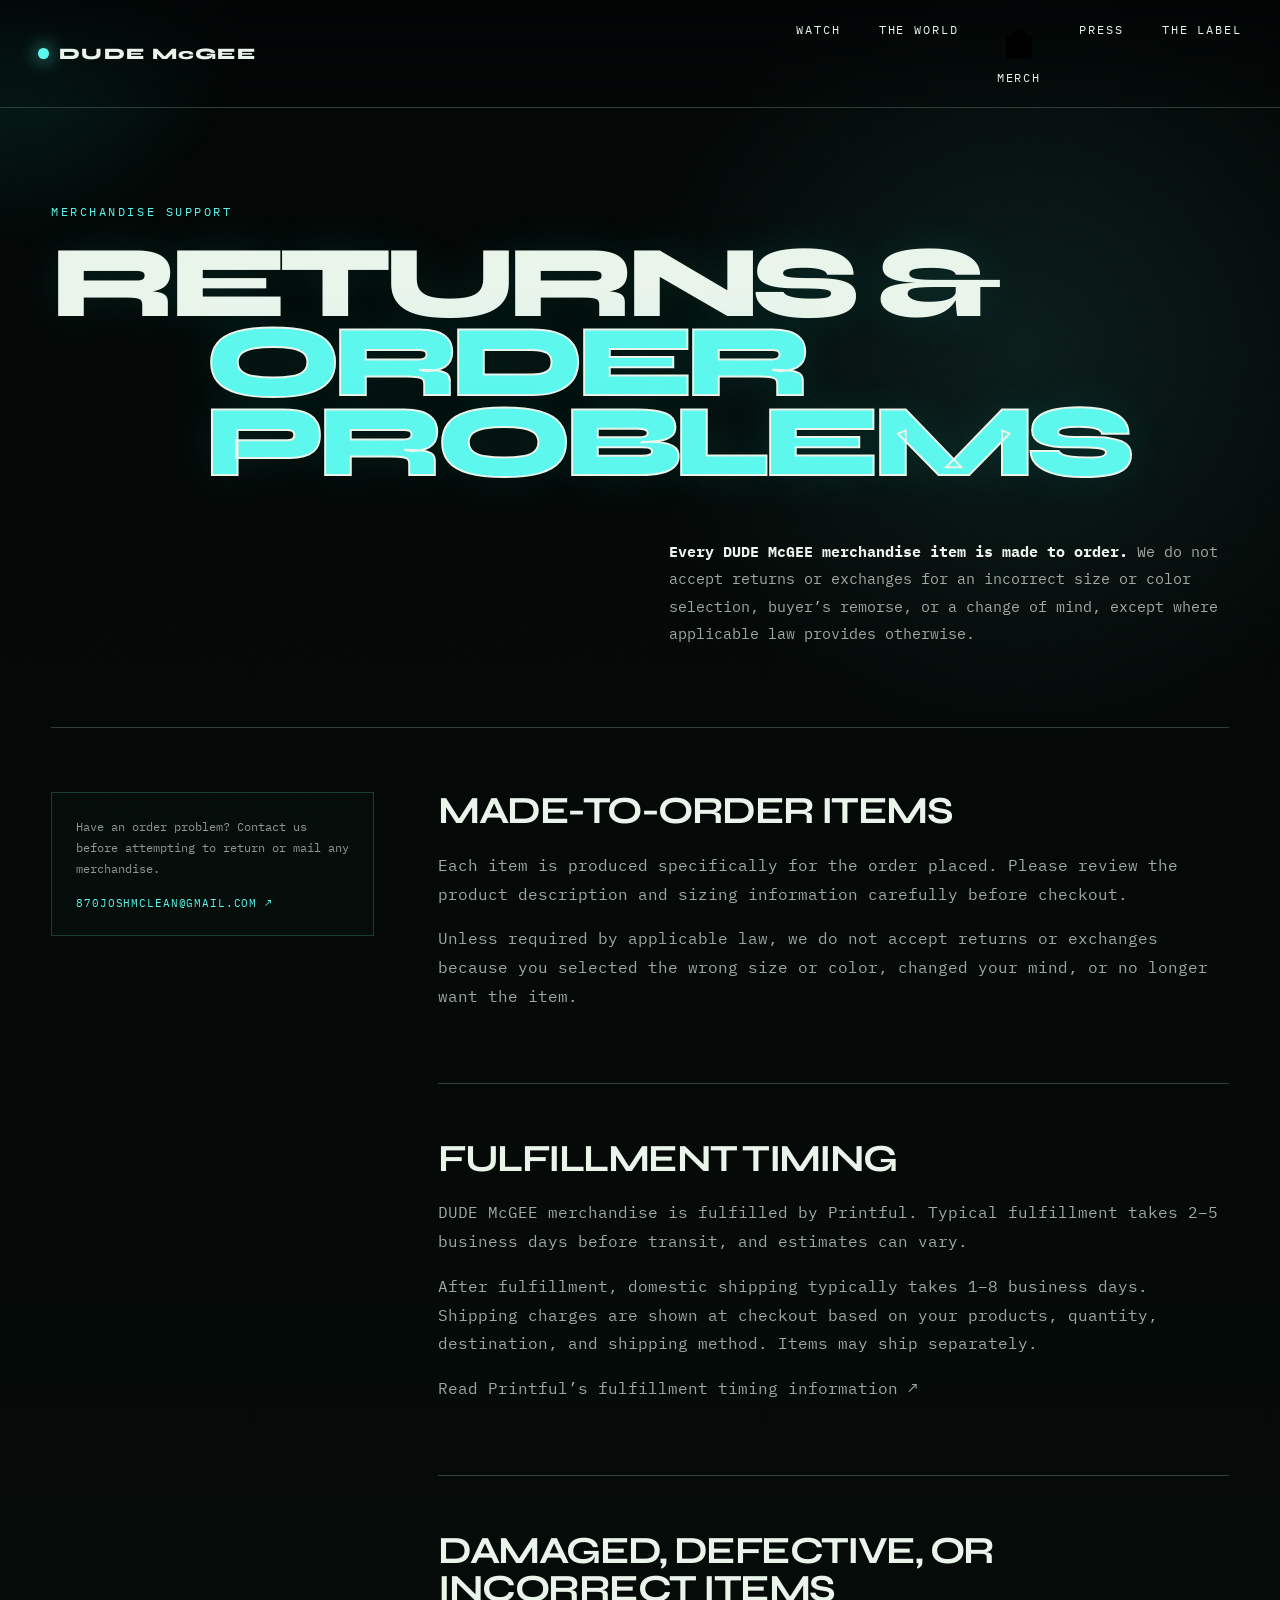
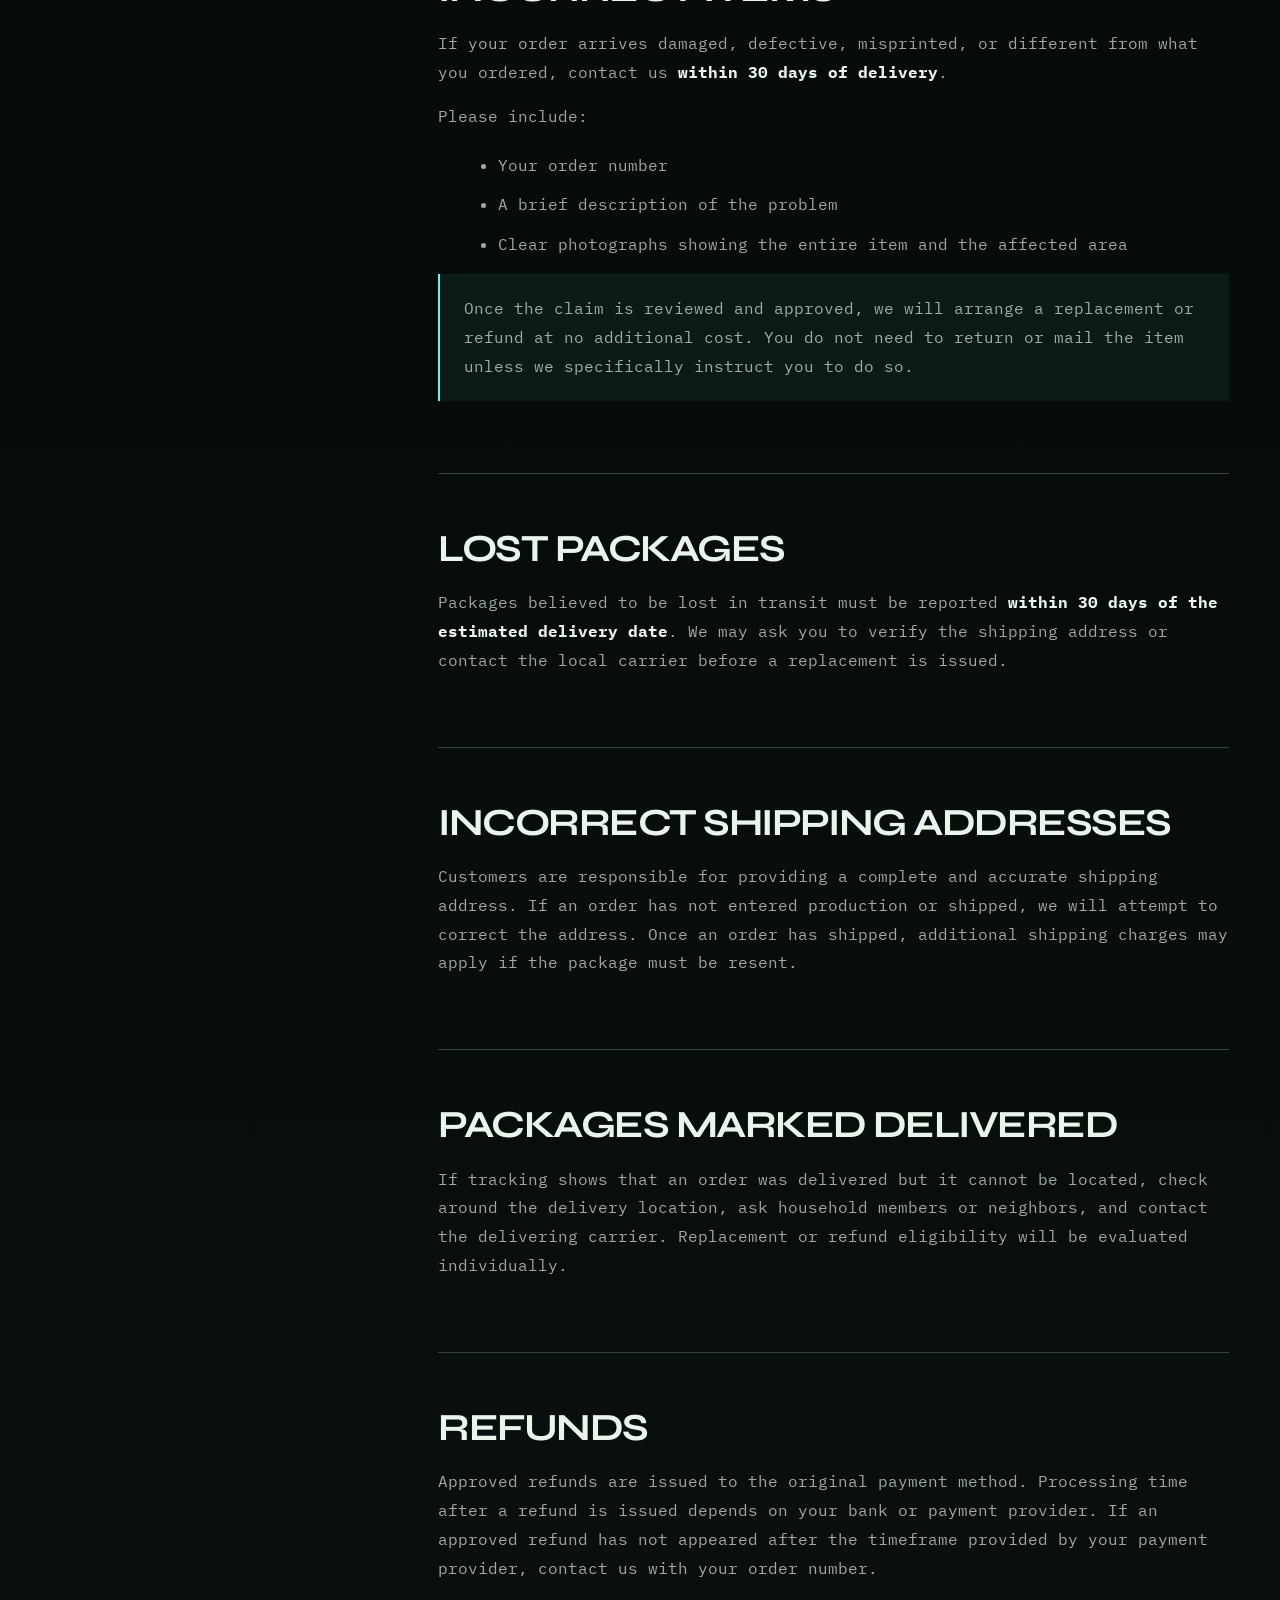
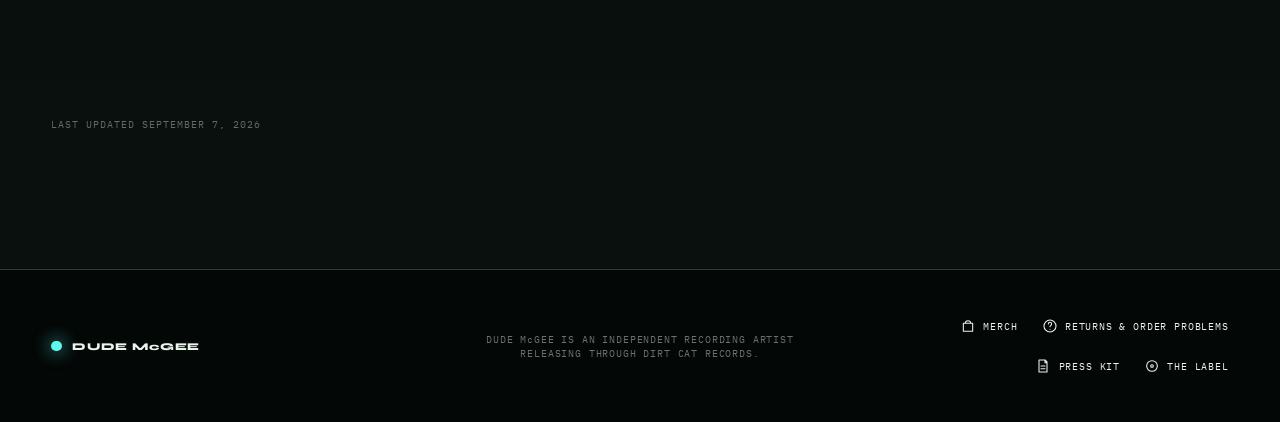
<file: returns.html>
<!doctype html>
<html lang="en" class="no-js">
<head>
  <!-- Google tag (gtag.js) -->
  <script async src="https://www.googletagmanager.com/gtag/js?id=G-8G41W2HBR2"></script>
  <script>
    window.dataLayer = window.dataLayer || [];
    function gtag(){dataLayer.push(arguments);}
    gtag('js', new Date());
    gtag('config', 'G-8G41W2HBR2');
  </script>
  <meta charset="utf-8">
  <meta name="viewport" content="width=device-width, initial-scale=1">
  <meta name="description" content="DUDE McGEE merchandise returns, replacements, refunds, and order problem policy.">
  <meta name="theme-color" content="#050707">
  <meta name="color-scheme" content="dark">
  <link rel="canonical" href="https://www.dudemcgee.com/returns.html">
  <meta property="og:type" content="website">
  <meta property="og:site_name" content="DUDE McGEE">
  <meta property="og:url" content="https://www.dudemcgee.com/returns.html">
  <meta property="og:title" content="Returns &amp; Order Problems — DUDE McGEE">
  <meta property="og:description" content="What to do if your DUDE McGEE merchandise arrives damaged, defective, incorrect, or does not arrive.">
  <meta property="og:image" content="https://www.dudemcgee.com/assets/site/dude-mcgee-social-card.png">
  <meta property="og:image:alt" content="DUDE McGEE artwork in a neon circuit-lit jungle">
  <meta name="twitter:card" content="summary_large_image">
  <meta name="twitter:title" content="Returns &amp; Order Problems — DUDE McGEE">
  <meta name="twitter:description" content="Help with damaged, defective, incorrect, or missing DUDE McGEE merchandise orders.">
  <meta name="twitter:image" content="https://www.dudemcgee.com/assets/site/dude-mcgee-social-card.png">
  <title>Returns &amp; Order Problems — DUDE McGEE</title>
  <link rel="icon" href="/favicon.ico" sizes="any">
  <link rel="icon" type="image/png" sizes="32x32" href="/assets/site/favicon-32.png">
  <link rel="icon" type="image/png" sizes="16x16" href="/assets/site/favicon-16.png">
  <link rel="apple-touch-icon" href="/assets/site/icon-256.png">
  <link rel="manifest" href="/site.webmanifest">
  <link rel="preconnect" href="https://fonts.googleapis.com">
  <link rel="preconnect" href="https://fonts.gstatic.com" crossorigin>
  <link href="https://fonts.googleapis.com/css2?family=IBM+Plex+Mono:wght@400;500;600&amp;family=Syne:wght@500;600;700;800&amp;display=swap" rel="stylesheet">
  <link rel="stylesheet" href="styles.css?v=20260930-3">
  <link rel="stylesheet" href="merch.css?v=20260930-2">
  <script>document.documentElement.className = 'js';</script>
</head>
<body class="policy-page">
  <a class="skip-link" href="#content">Skip to content</a>
  <div class="noise" aria-hidden="true"></div>
  <div class="cursor-glow" aria-hidden="true"></div>

  <header class="site-header">
    <a class="wordmark artist-name" href="/" aria-label="DUDE McGEE home">
      <span class="wordmark-dot"></span>DUDE McGEE
    </a>
    <nav class="desktop-nav" aria-label="Primary navigation">
      <a href="/#watch">Watch</a>
      <a href="/#world">The world</a>
      <a class="footer-link" href="merch.html"><svg class="footer-link-icon" aria-hidden="true" focusable="false" viewBox="0 0 24 24"><path d="M5 8h14v12H5zM8 8a4 4 0 0 1 8 0"/></svg>Merch</a>
      <a href="press/">Press</a>
      <a href="label.html">The label</a>
    </nav>
    <button class="menu-toggle" type="button" aria-expanded="false" aria-controls="mobile-menu" aria-label="Open navigation">
      <span aria-hidden="true"></span><span aria-hidden="true"></span><span aria-hidden="true"></span>
    </button>
    <div class="mobile-menu" id="mobile-menu" hidden>
      <div class="mobile-menu-inner">
        <p class="mobile-menu-kicker">Navigate the signal</p>
        <nav class="mobile-menu-nav" aria-label="Mobile navigation">
          <a class="mobile-menu-primary" href="merch.html"><span>01</span>Shop merch</a>
          <a href="/#watch"><span>02</span>Watch / Music</a>
          <a href="/#world"><span>03</span>The world</a>
          <a href="https://www.youtube.com/channel/UChkXhEVitGopkXbgdpUxeBA" target="_blank" rel="noreferrer"><span>04</span>YouTube ↗</a>
          <a href="press/"><span>05</span>Press kit</a>
          <a href="label.html"><span>06</span>The label</a>
        </nav>
        <a class="mobile-menu-label-site" href="https://www.dirtcatrecords.com/" target="_blank" rel="noreferrer">DirtCatRecords.com ↗</a>
      </div>
    </div>
  </header>

  <main class="policy-main" id="content">
    <div class="policy-shell">
      <header class="policy-heading">
        <div>
          <p class="eyebrow">Merchandise support</p>
          <h1>Returns &amp;<br><span>order problems</span></h1>
        </div>
            <p class="policy-summary"><strong>Every DUDE McGEE merchandise item is made to order.</strong> We do not accept returns or exchanges for an incorrect size or color selection, buyer’s remorse, or a change of mind, except where applicable law provides otherwise.</p>
      </header>

      <div class="policy-content">
        <aside class="policy-aside" aria-label="Order support contact">
          <p>Have an order problem? Contact us before attempting to return or mail any merchandise.</p>
          <a href="mailto:870joshmclean@gmail.com?subject=Dude%20McGee%20merch%20order%20problem">870joshmclean@gmail.com ↗</a>
        </aside>

        <div class="policy-sections">
          <section class="policy-section">
            <h2>Made-to-order items</h2>
            <p>Each item is produced specifically for the order placed. Please review the product description and sizing information carefully before checkout.</p>
            <p>Unless required by applicable law, we do not accept returns or exchanges because you selected the wrong size or color, changed your mind, or no longer want the item.</p>
          </section>

          <section class="policy-section">
            <h2>Fulfillment timing</h2>
            <p>DUDE McGEE merchandise is fulfilled by Printful. Typical fulfillment takes 2–5 business days before transit, and estimates can vary.</p>
            <p>After fulfillment, domestic shipping typically takes 1–8 business days. Shipping charges are shown at checkout based on your products, quantity, destination, and shipping method. Items may ship separately.</p>
            <p><a href="https://help.printful.com/hc/en-us/articles/360014007980-How-long-does-fulfillment-take" target="_blank" rel="noopener noreferrer">Read Printful’s fulfillment timing information ↗</a></p>
          </section>

          <section class="policy-section">
            <h2>Damaged, defective, or incorrect items</h2>
            <p>If your order arrives damaged, defective, misprinted, or different from what you ordered, contact us <strong>within 30 days of delivery</strong>.</p>
            <p>Please include:</p>
            <ul>
              <li>Your order number</li>
              <li>A brief description of the problem</li>
              <li>Clear photographs showing the entire item and the affected area</li>
            </ul>
            <p class="policy-callout">Once the claim is reviewed and approved, we will arrange a replacement or refund at no additional cost. You do not need to return or mail the item unless we specifically instruct you to do so.</p>
          </section>

          <section class="policy-section">
            <h2>Lost packages</h2>
            <p>Packages believed to be lost in transit must be reported <strong>within 30 days of the estimated delivery date</strong>. We may ask you to verify the shipping address or contact the local carrier before a replacement is issued.</p>
          </section>

          <section class="policy-section">
            <h2>Incorrect shipping addresses</h2>
            <p>Customers are responsible for providing a complete and accurate shipping address. If an order has not entered production or shipped, we will attempt to correct the address. Once an order has shipped, additional shipping charges may apply if the package must be resent.</p>
          </section>

          <section class="policy-section">
            <h2>Packages marked delivered</h2>
            <p>If tracking shows that an order was delivered but it cannot be located, check around the delivery location, ask household members or neighbors, and contact the delivering carrier. Replacement or refund eligibility will be evaluated individually.</p>
          </section>

          <section class="policy-section">
            <h2>Refunds</h2>
            <p>Approved refunds are issued to the original payment method. Processing time after a refund is issued depends on your bank or payment provider. If an approved refund has not appeared after the timeframe provided by your payment provider, contact us with your order number.</p>
          </section>
        </div>
      </div>

      <p class="policy-updated">Last updated September 7, 2026</p>
    </div>
  </main>

  <footer>
    <a class="wordmark artist-name" href="/"><span class="wordmark-dot"></span>DUDE McGEE</a>
    <p><span class="artist-name">DUDE McGEE</span> is an independent recording artist releasing through <a href="label.html">Dirt Cat Records</a>.</p>
    <div>
      <a class="footer-link" href="merch.html"><svg class="footer-link-icon" aria-hidden="true" focusable="false" viewBox="0 0 24 24"><path d="M5 8h14v12H5zM8 8a4 4 0 0 1 8 0"/></svg>Merch</a>
      <a class="footer-link" href="returns.html" aria-current="page"><svg class="footer-link-icon" aria-hidden="true" focusable="false" viewBox="0 0 24 24"><circle cx="12" cy="12" r="9"/><path d="M9.5 9a2.5 2.5 0 0 1 5 0c0 2-2.5 2-2.5 4M12 17h.01"/></svg>Returns &amp; Order Problems</a>
      <a class="footer-link" href="press/"><svg class="footer-link-icon" aria-hidden="true" focusable="false" viewBox="0 0 24 24"><path d="M6 3h9l3 3v15H6zM15 3v4h3M9 12h6M9 16h6"/></svg>Press Kit</a>
      <a class="footer-link" href="label.html"><svg class="footer-link-icon" aria-hidden="true" focusable="false" viewBox="0 0 24 24"><circle cx="12" cy="12" r="8"/><circle cx="12" cy="12" r="2"/></svg>The Label</a>
    </div>
  </footer>

  <script src="script.js?v=20260906-1"></script>
</body>
</html>
</file>
<file: styles.css>
:root {
  --ink: #050707;
  --paper: #e9f4eb;
  --cyan: #5cf7ed;
  --pink: #ff4caa;
  --acid: #c7ff58;
  --gold: #ffb52e;
  --line: rgba(195, 255, 230, .22);
  --display: "Syne", sans-serif;
  --mono: "IBM Plex Mono", monospace;
}

* { box-sizing: border-box; }
html { max-width: 100%; scroll-behavior: smooth; background: var(--ink); overflow-x: clip; }
body { width: 100%; max-width: 100%; margin: 0; color: var(--paper); background: var(--ink); font-family: var(--mono); overflow-x: clip; }
a { color: inherit; text-decoration: none; }
img, video { display: block; width: 100%; }

.skip-link { position: fixed; z-index: 100; top: .75rem; left: .75rem; padding: .8rem 1rem; background: var(--cyan); color: var(--ink); font-size: .72rem; font-weight: 600; text-transform: uppercase; transform: translateY(-180%); transition: transform .2s; }
.skip-link:focus { transform: translateY(0); }
:focus-visible { outline: 2px solid var(--acid); outline-offset: 4px; }

.noise { position: fixed; inset: 0; z-index: 50; pointer-events: none; opacity: .08; background-image: url("data:image/svg+xml,%3Csvg viewBox='0 0 180 180' xmlns='http://www.w3.org/2000/svg'%3E%3Cfilter id='n'%3E%3CfeTurbulence type='fractalNoise' baseFrequency='.9' numOctaves='4' stitchTiles='stitch'/%3E%3C/filter%3E%3Crect width='100%25' height='100%25' filter='url(%23n)' opacity='.55'/%3E%3C/svg%3E"); mix-blend-mode: soft-light; }
.cursor-glow { position: fixed; width: 34rem; height: 34rem; border-radius: 50%; background: radial-gradient(circle, rgba(40,255,222,.12), transparent 66%); transform: translate(-50%,-50%); z-index: 4; pointer-events: none; }

.site-header { --header-height: 4.35rem; position: fixed; z-index: 40; left: 0; right: 0; top: 0; display: flex; justify-content: space-between; align-items: center; min-height: var(--header-height); padding: 1.4rem 3vw; border-bottom: 1px solid var(--line); background: linear-gradient(180deg, rgba(2,5,5,.9), rgba(2,5,5,.15)); backdrop-filter: blur(10px); text-transform: uppercase; }
.wordmark { display: flex; align-items: center; gap: .65rem; font-family: var(--display); font-weight: 800; letter-spacing: .08em; }
.artist-name { text-transform: none; }
.wordmark.artist-name, h1 .artist-name, h2 .artist-name { font-family: var(--display); font-weight: 800; }
.wordmark-dot { width: .65rem; height: .65rem; background: var(--cyan); border-radius: 50%; box-shadow: 0 0 18px var(--cyan); }
.desktop-nav { display: flex; gap: clamp(1rem,3vw,3.5rem); font-size: .72rem; letter-spacing: .16em; }
.desktop-nav a { transition: color .2s; }
.desktop-nav a:hover { color: var(--cyan); }
.header-actions { display: none; align-items: center; gap: .65rem; }
.merch-page .header-actions { display: flex; }
.menu-toggle { display: none; width: 2.75rem; height: 2.75rem; padding: .72rem .65rem; border: 1px solid rgba(92,247,237,.72); background: rgba(2,5,5,.86); color: var(--cyan); box-shadow: 0 0 18px rgba(40,255,222,.08); cursor: pointer; }
.menu-toggle span { display: block; width: 100%; height: 2px; background: currentColor; box-shadow: 0 0 7px rgba(40,255,222,.32); transition: transform .25s ease, opacity .2s ease; }
.menu-toggle span + span { margin-top: .34rem; }
.menu-toggle:hover { color: var(--cyan); border-color: var(--cyan); }
.menu-toggle[aria-expanded="true"] span:nth-child(1) { transform: translateY(.4rem) rotate(45deg); }
.menu-toggle[aria-expanded="true"] span:nth-child(2) { opacity: 0; }
.menu-toggle[aria-expanded="true"] span:nth-child(3) { transform: translateY(-.4rem) rotate(-45deg); }
.mobile-menu { display: none; }

.hero { min-height: 100svh; position: relative; display: grid; align-items: end; overflow: hidden; padding: 9rem 4vw 4rem; }
.hero-video, .hero-wash, .hero-grid { position: absolute; inset: 0; height: 100%; object-fit: cover; }
.hero-video { filter: saturate(1.2) contrast(1.05); }
.hero-wash { background: linear-gradient(90deg, rgba(2,5,5,.96) 0%, rgba(2,5,5,.62) 35%, rgba(2,5,5,.08) 75%), linear-gradient(0deg, rgba(2,5,5,.8), transparent 45%); }
.hero-grid { opacity: .18; background-image: linear-gradient(rgba(94,247,237,.2) 1px, transparent 1px), linear-gradient(90deg, rgba(94,247,237,.2) 1px, transparent 1px); background-size: 4.5rem 4.5rem; mask-image: linear-gradient(90deg, black, transparent 72%); }
.hero-copy { position: relative; z-index: 3; width: min(70rem, 75vw); }
.eyebrow, .section-index { color: var(--cyan); font-size: .72rem; letter-spacing: .22em; text-transform: uppercase; }
h1, h2 { margin: 0; font-family: var(--display); }
h1 { font-size: clamp(6rem, 14vw, 15rem); font-weight: 800; letter-spacing: -.085em; line-height: .7; text-transform: uppercase; text-shadow: 0 0 45px rgba(34,255,226,.1); }
h1 span { display: block; }
h1 span:last-child { color: transparent; -webkit-text-stroke: 2px var(--paper); margin-left: 12vw; }
.release-line { display: flex; align-items: center; gap: 1.6rem; margin: 3rem 0 1.7rem; font-size: .75rem; text-transform: uppercase; letter-spacing: .14em; }
.release-line strong { font-family: var(--display); font-size: clamp(1.8rem,3vw,3.2rem); color: var(--pink); letter-spacing: -.03em; text-transform: none; }
.release-line span { border-block: 1px solid var(--line); padding-block: .55rem; }
.hero-actions { display: flex; gap: .8rem; flex-wrap: wrap; }
.button { display: inline-flex; min-height: 3.8rem; align-items: center; justify-content: center; gap: .8rem; padding: 0 1.5rem; border: 1px solid var(--line); font-size: .72rem; font-weight: 600; letter-spacing: .1em; text-transform: uppercase; transition: transform .25s, box-shadow .25s, background .25s; }
.button:hover { transform: translateY(-3px); }
.button-primary { background: var(--cyan); color: var(--ink); border-color: var(--cyan); box-shadow: 0 0 40px rgba(92,247,237,.18); }
.button-primary:hover { box-shadow: 0 0 55px rgba(92,247,237,.42); }
.button-quiet { background: rgba(0,0,0,.28); backdrop-filter: blur(8px); }
.play-icon { font-size: .8rem; }
.hero-stamp { position: absolute; right: 4vw; bottom: 4rem; z-index: 3; width: 9.5rem; aspect-ratio: 1; border: 1px solid rgba(255,255,255,.4); border-radius: 50%; display: grid; place-content: center; text-align: center; gap: .25rem; font-size: .58rem; letter-spacing: .18em; text-transform: uppercase; backdrop-filter: blur(8px); transform: rotate(9deg); }
.hero-stamp b { color: var(--pink); font-size: 1.4rem; }
.scroll-cue { position: absolute; right: 1rem; top: 47%; z-index: 3; font-size: .58rem; letter-spacing: .18em; text-transform: uppercase; writing-mode: vertical-rl; }

.manifesto { min-height: 90vh; position: relative; padding: 10rem 6vw; display: flex; flex-direction: column; justify-content: center; overflow: hidden; background: radial-gradient(circle at 70% 40%, rgba(30,118,95,.2), transparent 30%); content-visibility: auto; contain-intrinsic-size: 1300px; }
.signal-line { position: absolute; top: 0; bottom: 0; left: 52%; width: 1px; background: var(--line); }
.signal-line span { position: absolute; top: 20%; left: -3px; width: 7px; height: 7px; background: var(--pink); border-radius: 50%; box-shadow: 0 0 25px var(--pink); animation: signal 5s ease-in-out infinite; }
@keyframes signal { 50% { top: 78%; } }
blockquote { margin: 2.5rem 0; max-width: 80rem; font-family: var(--display); font-size: clamp(3rem,7vw,8rem); font-weight: 600; line-height: .97; letter-spacing: -.06em; }
blockquote em { color: var(--pink); font-weight: 500; }
.manifesto-meta { display: flex; justify-content: space-between; align-items: end; margin-left: 53%; max-width: 43rem; gap: 3rem; }
.manifesto-meta p { max-width: 27rem; line-height: 1.7; color: rgba(233,244,235,.68); }
.manifesto-meta span { color: var(--acid); font-size: .62rem; white-space: nowrap; }

.watch-section { padding: 8rem 4vw 12rem; display: grid; grid-template-columns: .65fr 1.6fr; gap: 5vw; align-items: end; background: #090609; content-visibility: auto; contain-intrinsic-size: 1300px; }
.section-heading h2 { font-size: clamp(5rem,10vw,11rem); line-height: .75; letter-spacing: -.08em; text-transform: uppercase; }
.section-heading h2 i { color: transparent; -webkit-text-stroke: 1.5px var(--pink); font-weight: 600; }
.section-heading > p:last-child { margin-top: 3rem; color: rgba(233,244,235,.52); font-size: .7rem; letter-spacing: .12em; text-transform: uppercase; }
.video-frame { position: relative; aspect-ratio: 16/9; overflow: hidden; border: 1px solid rgba(92,247,237,.35); box-shadow: 2rem 2rem 0 rgba(92,247,237,.04); }
.video-frame::before { content:""; position:absolute; inset:0; z-index:1; background:linear-gradient(135deg,rgba(0,0,0,.1),rgba(0,0,0,.55)); transition:background .35s; }
.video-frame img { height: 100%; object-fit: cover; transition: transform .8s cubic-bezier(.2,.8,.2,1); }
.video-frame:hover img { transform: scale(1.035); }
.video-play { position: absolute; inset: 0; z-index: 2; display: grid; place-content: center; justify-items: center; gap: 1rem; }
.video-play b { width: 7rem; aspect-ratio: 1; display: grid; place-items: center; padding-left: .4rem; background: var(--cyan); color: var(--ink); border-radius: 50%; font-size: 1.7rem; box-shadow: 0 0 60px rgba(92,247,237,.45); transition: transform .3s; }
.video-frame:hover .video-play b { transform: scale(1.12); }
.video-play small, .video-corner { text-transform: uppercase; letter-spacing: .15em; font-size: .62rem; }
.video-corner { position: absolute; z-index: 2; top: 1.2rem; right: 1.2rem; padding: .6rem .8rem; border: 1px solid rgba(255,255,255,.4); }

.world-section { padding: 10rem 4vw; background: linear-gradient(180deg,#09100e,#030706); content-visibility: auto; contain-intrinsic-size: 2600px; }
.world-heading { display: grid; grid-template-columns: .4fr 1.6fr .6fr; gap: 3rem; align-items: end; margin-bottom: 6rem; }
.world-heading h2 { font-size: clamp(4rem,8vw,9rem); line-height: .82; letter-spacing: -.075em; }
.world-heading h2 span { color: var(--cyan); }
.world-heading > p:last-child { color: rgba(233,244,235,.58); line-height: 1.7; }
.world-grid { display: grid; grid-template-columns: repeat(12,1fr); grid-template-rows: repeat(8, minmax(5rem,6.7vw)); gap: 1rem; }
.art-card { margin: 0; position: relative; isolation: isolate; overflow: hidden; background: #101817; border: 1px solid rgba(92,247,237,.12); box-shadow: 0 1.5rem 5rem rgba(0,0,0,.16); }
.art-card-fauna { grid-column: 1 / span 5; grid-row: 1 / span 8; }
.art-card-take { grid-column: 6 / span 4; grid-row: 1 / span 4; }
.art-card-release { grid-column: 10 / span 3; grid-row: 1 / span 8; }
.art-card-dream { grid-column: 6 / span 4; grid-row: 5 / span 4; }
.art-card::before { content: ""; position: absolute; z-index: 2; inset: 0; pointer-events: none; border: 1px solid transparent; transition: border-color .35s, box-shadow .35s; }
.art-card:hover::before { border-color: rgba(92,247,237,.5); box-shadow: inset 0 0 2rem rgba(92,247,237,.06); }
.art-card img { height: 100%; object-fit: cover; filter: saturate(.9); transition: transform .8s, filter .5s; }
.art-card-dream img { object-position: center top; }
.art-card:hover img { transform: scale(1.045); filter: saturate(1.25); }
.art-card-release::after { content: ""; position: absolute; inset: 38% 0 0; pointer-events: none; background: linear-gradient(transparent, rgba(2,7,9,.16) 35%, rgba(2,7,9,.86)); }
.art-card-release img { filter: saturate(.55) brightness(.58) contrast(1.02); }
.art-card-release:is(:hover, :focus-within) img { transform: none; filter: saturate(.55) brightness(.58) contrast(1.02); }
.release-art-lockup { position: absolute; z-index: 2; left: 1rem; right: 1rem; bottom: 3.2rem; display: grid; gap: .35rem; text-transform: uppercase; text-shadow: 0 2px 20px rgba(0,0,0,.9); }
.release-art-lockup span { color: var(--cyan); font-size: clamp(.48rem,.6vw,.66rem); font-weight: 600; letter-spacing: .24em; }
.release-art-lockup strong { max-width: 12ch; color: var(--paper); font-family: var(--display); font-size: clamp(.92rem,2vw,2rem); line-height: .9; letter-spacing: -.045em; }
.release-art-lockup strong::after { content: ""; display: block; width: 2.6rem; height: 2px; margin-top: .7rem; background: var(--pink); box-shadow: 0 0 14px rgba(255,76,170,.7); }
.art-card figcaption { position: absolute; inset: auto 0 0; display: flex; justify-content: space-between; padding: 1rem; background: linear-gradient(transparent,rgba(0,0,0,.82)); text-transform: uppercase; font-size: .66rem; letter-spacing: .13em; }
.art-card figcaption b { color: var(--cyan); }

.finale { position: relative; min-height: 95vh; display: grid; place-items: center; overflow: hidden; content-visibility: auto; contain-intrinsic-size: 1400px; }
.finale > img, .finale-wash { position: absolute; inset: 0; height: 100%; object-fit: cover; }
.finale-wash { background: radial-gradient(circle, rgba(0,0,0,.1), rgba(0,0,0,.86) 75%), linear-gradient(180deg,#030706,transparent 20%,transparent 80%,#030706); }
.finale-copy { z-index: 2; text-align: center; }
.finale h2 { font-size: clamp(6rem,12vw,14rem); line-height: .72; letter-spacing: -.08em; text-transform: uppercase; margin: 2rem 0 4rem; }
.finale h2 em { color: var(--pink); }

footer { display: grid; grid-template-columns: 1fr 1fr 1fr; align-items: center; gap: 2rem; padding: 3rem 4vw; border-top: 1px solid var(--line); font-size: .65rem; letter-spacing: .08em; text-transform: uppercase; }
footer p { color: rgba(233,244,235,.45); text-align: center; }
footer > div { display: flex; justify-content: flex-end; flex-wrap: wrap; gap: 1.5rem; }
footer .footer-link { display: inline-flex; align-items: center; gap: .45rem; }
footer .footer-link-icon { width: 1rem; height: 1rem; flex: 0 0 1rem; display: block; object-fit: contain; }
footer svg.footer-link-icon { fill: none; stroke: currentColor; stroke-width: 1.6; stroke-linecap: round; stroke-linejoin: round; }
footer a:hover { color: var(--cyan); }

/* Dirt Cat Records — a sharper, editorial extension of the artist world. */
.label-page { background: #030605; }
.label-page .site-header nav a:last-child { color: var(--acid); }
.label-page .site-header nav a:last-child:hover { color: var(--cyan); }
.label-hero { min-height: 100svh; position: relative; display: flex; align-items: flex-end; overflow: hidden; padding: 10rem 4vw 5rem; isolation: isolate; }
.label-hero-art, .label-hero-wash, .label-scan { position: absolute; inset: 0; width: 100%; height: 100%; }
.label-hero-art { z-index: -3; object-fit: cover; object-position: 68% 42%; filter: saturate(.72) contrast(1.15); transform: scale(1.02); }
.label-hero-wash { z-index: -2; background: linear-gradient(90deg, rgba(3,6,5,.98) 0%, rgba(3,6,5,.9) 35%, rgba(3,6,5,.18) 72%), linear-gradient(0deg, rgba(3,6,5,.9), transparent 48%); }
.label-scan { z-index: -1; opacity: .24; background: repeating-linear-gradient(0deg, transparent 0 7px, rgba(92,247,237,.09) 8px); mask-image: linear-gradient(90deg, black, transparent 80%); }
.label-hero-copy { position: relative; z-index: 2; width: min(74rem, 78vw); }
.label-title { margin: 1.2rem 0 2.5rem; font-size: clamp(5rem, 10.5vw, 13.5rem); line-height: .72; letter-spacing: -.085em; text-transform: uppercase; }
.label-title span { display: block; }
.label-title span:last-child { color: transparent; -webkit-text-stroke: 2px var(--paper); margin-left: 6vw; }
.label-intro { display: grid; grid-template-columns: auto minmax(16rem, 30rem); align-items: start; gap: clamp(2rem, 6vw, 7rem); margin: 0 0 2.2rem 7vw; }
.label-intro p { margin: 0; color: var(--acid); font-family: var(--display); font-size: clamp(1.1rem, 1.8vw, 1.8rem); font-weight: 700; line-height: 1; }
.label-intro > span { color: rgba(233,244,235,.72); font-size: .82rem; line-height: 1.8; }
.label-hero-copy > .button { margin-left: 7vw; }
.label-cat-mark { position: absolute; right: 4vw; bottom: 4rem; width: clamp(9rem, 14vw, 13rem); aspect-ratio: 1; display: grid; place-content: center; justify-items: center; gap: .65rem; border: 1px solid rgba(199,255,88,.5); border-radius: 48% 52% 46% 54%; background: rgba(3,6,5,.34); color: var(--acid); text-align: center; box-shadow: inset 0 0 4rem rgba(199,255,88,.04), 0 0 5rem rgba(199,255,88,.06); transform: rotate(7deg); backdrop-filter: blur(10px); }
.label-cat-mark::before, .label-cat-mark::after { content: ""; position: absolute; top: -8%; width: 32%; aspect-ratio: 1; border: 1px solid rgba(199,255,88,.5); border-width: 1px 1px 0 0; background: rgba(3,6,5,.58); transform: rotate(-28deg); }
.label-cat-mark::before { left: 8%; }
.label-cat-mark::after { right: 8%; transform: rotate(-62deg); }
.label-cat-mark span { font-family: var(--display); font-size: clamp(2.2rem, 4vw, 4rem); font-weight: 800; letter-spacing: -.08em; }
.label-cat-mark small { font-size: .54rem; line-height: 1.5; letter-spacing: .18em; text-transform: uppercase; }

.label-statement { min-height: 92vh; position: relative; display: grid; grid-template-columns: 1.35fr .65fr; align-content: center; gap: 4rem 7vw; padding: 10rem 6vw; overflow: hidden; background: radial-gradient(circle at 80% 30%, rgba(199,255,88,.09), transparent 24%), #070a08; }
.label-statement::before { content: "DCR"; position: absolute; right: -1vw; bottom: -8vw; color: transparent; font-family: var(--display); font-size: 36vw; font-weight: 800; line-height: .7; -webkit-text-stroke: 1px rgba(92,247,237,.07); pointer-events: none; }
.label-statement > .section-index { grid-column: 1 / -1; }
.label-statement h2 { position: relative; font-size: clamp(4.5rem, 9vw, 10rem); line-height: .82; letter-spacing: -.075em; }
.label-statement h2 em { color: var(--pink); }
.label-statement-copy { position: relative; align-self: end; max-width: 32rem; padding: 2rem 0 0 2rem; border-left: 1px solid var(--cyan); }
.label-statement-copy p { margin: 0 0 1.5rem; color: rgba(233,244,235,.65); line-height: 1.8; }
.label-statement-copy p:first-child { color: var(--paper); font-family: var(--display); font-size: clamp(1.35rem, 2vw, 2rem); font-weight: 600; line-height: 1.25; }
.label-coordinate { position: absolute; right: 2rem; top: 50%; color: rgba(233,244,235,.28); font-size: .56rem; letter-spacing: .2em; writing-mode: vertical-rl; }

.label-release { display: grid; grid-template-columns: minmax(18rem, .82fr) 1.18fr; min-height: 100vh; background: #080508; }
.label-release-art { position: relative; min-height: 50rem; overflow: hidden; }
.label-release-art::after { content: ""; position: absolute; inset: 0; background: linear-gradient(90deg, transparent 55%, #080508), linear-gradient(0deg, rgba(8,5,8,.8), transparent 35%); }
.label-release-art img { height: 100%; object-fit: cover; filter: saturate(.75) contrast(1.12); }
.label-release-art > span { position: absolute; z-index: 2; left: 2rem; bottom: 2rem; color: var(--cyan); font-size: .6rem; letter-spacing: .18em; text-transform: uppercase; }
.label-release-copy { display: flex; flex-direction: column; justify-content: center; align-items: flex-start; padding: 8rem 7vw 8rem 5vw; }
.label-release-copy h2 { margin: 1.8rem 0 2.5rem; font-size: clamp(4rem, 7vw, 8rem); line-height: .8; letter-spacing: -.075em; text-transform: uppercase; }
.label-release-copy h2 i { color: transparent; font-style: normal; -webkit-text-stroke: 1.5px var(--pink); }
.label-release-copy > p:not(.section-index) { max-width: 34rem; color: rgba(233,244,235,.65); line-height: 1.8; }
.label-lockup { display: grid; grid-template-columns: 1fr auto 1fr; align-items: center; gap: 1.5rem; width: 100%; margin: 3rem 0; padding-block: 1.5rem; border-block: 1px solid var(--line); }
.label-lockup strong { font-family: var(--display); font-size: clamp(1rem, 1.6vw, 1.5rem); text-transform: uppercase; }
.label-lockup strong.artist-name { text-transform: none; font-weight: 800; }
.label-lockup strong:last-child { color: var(--acid); text-align: right; }
.label-lockup span { color: rgba(233,244,235,.35); font-size: .52rem; letter-spacing: .15em; text-transform: uppercase; }
.label-actions { display: flex; flex-wrap: wrap; gap: .8rem; }

.label-exit { position: relative; min-height: 85vh; display: flex; flex-direction: column; align-items: center; justify-content: center; overflow: hidden; padding: 8rem 4vw; text-align: center; background: radial-gradient(circle, rgba(22,94,78,.28), transparent 34%), #030605; }
.label-exit-grid { position: absolute; inset: 0; opacity: .22; background-image: linear-gradient(rgba(92,247,237,.16) 1px, transparent 1px), linear-gradient(90deg, rgba(92,247,237,.16) 1px, transparent 1px); background-size: 5rem 5rem; transform: perspective(600px) rotateX(62deg) scale(1.8) translateY(24%); mask-image: linear-gradient(transparent, black 40%, transparent); }
.label-exit > *:not(.label-exit-grid) { position: relative; z-index: 1; }
.label-exit h2 { margin: 2rem 0 4rem; font-size: clamp(5rem, 11vw, 12rem); line-height: .75; letter-spacing: -.08em; text-transform: uppercase; }
.label-exit h2 em { color: var(--cyan); }
.label-domain { display: flex; align-items: center; gap: clamp(1rem, 4vw, 4rem); padding: 1.2rem 0; border-bottom: 1px solid var(--acid); color: var(--acid); font-family: var(--display); font-size: clamp(1.2rem, 3vw, 3rem); font-weight: 700; transition: gap .3s, color .3s; }
.label-domain:hover { gap: clamp(2rem, 6vw, 6rem); color: var(--cyan); }
.label-domain b { font-weight: 500; }

/* Content stays readable before scripts load and before a visitor scrolls. */
.reveal { opacity: 1; transform: none; }
.js .reveal.is-visible { animation: reveal-in .85s cubic-bezier(.2,.8,.2,1) both; }
@keyframes reveal-in {
  from { transform: translateY(28px); }
  to { transform: none; }
}

@media (max-width: 900px) {
  .site-header { --header-height: 4.4rem; padding: .8rem clamp(1.25rem, 6vw, 1.75rem); }
  .desktop-nav { display: none; }
  .header-actions { display: flex; }
  .menu-toggle { display: block; }
  body.menu-open { overflow: hidden; }
  .mobile-menu { position: absolute; z-index: 1; top: 100%; right: 0; left: 0; height: calc(100svh - var(--header-height)); display: block; overflow-y: auto; background: linear-gradient(145deg, rgba(2,5,5,.985), rgba(4,14,12,.97)); opacity: 0; visibility: hidden; transform: translateY(-1rem); transition: opacity .25s ease, visibility .25s ease, transform .25s ease; }
  .mobile-menu[hidden] { display: none; }
  .mobile-menu.is-open { opacity: 1; visibility: visible; transform: none; }
  .mobile-menu::before { content: ""; position: absolute; inset: 0; pointer-events: none; opacity: .18; background: repeating-linear-gradient(0deg, transparent 0 7px, rgba(92,247,237,.08) 8px), radial-gradient(circle at 82% 12%, rgba(40,255,222,.2), transparent 34%); }
  .mobile-menu-inner { position: relative; min-height: 100%; display: flex; flex-direction: column; padding: clamp(2rem, 6vh, 4rem) clamp(1.25rem, 7vw, 2.5rem) 2rem; }
  .mobile-menu-kicker { margin: 0 0 1.4rem; color: var(--cyan); font-size: .58rem; letter-spacing: .24em; }
  .mobile-menu-nav { display: grid; gap: 0; }
  .mobile-menu-nav a { display: grid; grid-template-columns: 2.2rem minmax(0, 1fr) auto; align-items: baseline; padding: .72rem 0; border-bottom: 1px solid var(--line); font-family: var(--display); font-size: clamp(1.65rem, 8vw, 3.4rem); font-weight: 700; letter-spacing: -.035em; line-height: 1; text-transform: uppercase; transition: color .2s, padding-left .2s, border-color .2s; }
  .mobile-menu-nav a span { color: rgba(233,244,235,.35); font-family: var(--mono); font-size: .52rem; font-weight: 500; letter-spacing: .12em; }
  .mobile-menu-nav a:hover, .mobile-menu-nav a:focus-visible { color: var(--cyan); padding-left: .35rem; border-color: var(--cyan); }
  .mobile-menu-nav .mobile-menu-primary { margin-bottom: .55rem; padding: .85rem .8rem; border: 1px solid var(--cyan); background: linear-gradient(90deg, rgba(40,255,222,.14), rgba(255,79,216,.04)); color: var(--cyan); box-shadow: inset 3px 0 0 var(--cyan), 0 0 28px rgba(40,255,222,.08); }
  .mobile-menu-nav a[aria-current="page"]::after { content: "Current"; justify-self: end; align-self: center; color: var(--acid); font-family: var(--mono); font-size: .45rem; font-weight: 500; letter-spacing: .12em; }
  .mobile-menu-label-site { margin-top: auto; padding-top: 2rem; color: var(--acid); font-size: .65rem; letter-spacing: .16em; }
  .hero { padding-inline: clamp(1.25rem, 6vw, 1.75rem); grid-template-columns: minmax(0, 1fr); }
  .hero-copy { width: 100%; max-width: 100%; min-width: 0; }
  h1 { max-width: 100%; font-size: clamp(2.6rem,13.5vw,5.5rem); line-height: .78; }
  h1 span:last-child { margin-left: 0; }
  .release-line { align-items: flex-start; flex-direction: column; gap: .5rem; margin-block: 2rem; }
  .hero-actions { flex-direction: column; align-items: stretch; }
  .hero-actions .button { width: 100%; }
  .hero-stamp { display: none; }
  .manifesto { padding: 7rem clamp(1.25rem, 6vw, 1.75rem); min-height: 75vh; }
  .signal-line { left: auto; right: 1rem; }
  .manifesto-meta { margin-left: 0; display: block; }
  .watch-section { grid-template-columns: minmax(0, 1fr); padding: 6rem clamp(1.25rem, 6vw, 1.75rem); }
  .video-play b { width: 4.5rem; }
  .world-section { padding: 7rem clamp(1.25rem, 6vw, 1.75rem); }
  .world-heading { grid-template-columns: minmax(0, 1fr); margin-bottom: 3rem; }
  .world-grid { grid-template-columns: 1fr 1fr; grid-template-rows: repeat(6, 27vw); }
  .art-card-fauna { grid-column: 1; grid-row: 1 / span 4; }
  .art-card-take { grid-column: 2; grid-row: 1 / span 2; }
  .art-card-release { grid-column: 2; grid-row: 3 / span 2; }
  .art-card-dream { grid-column: 1 / span 2; grid-row: 5 / span 2; }
  .finale { min-height: 80vh; }
  footer { grid-template-columns: 1fr; text-align: center; }
  footer p { order: 3; }
  footer > div { justify-content: center; flex-wrap: wrap; }
  footer .wordmark { justify-content: center; }
  .label-hero { padding: 8rem clamp(1.25rem, 6vw, 1.75rem) 3rem; }
  .label-hero-copy { width: 100%; max-width: 100%; min-width: 0; }
  .label-title { max-width: 100%; font-size: clamp(3rem, 14vw, 6rem); line-height: .78; letter-spacing: -.075em; }
  .label-title span { max-width: 100%; }
  .label-title span:last-child { margin-left: 0; font-size: .73em; }
  .label-hero > .scroll-cue { display: none; }
  .label-intro { grid-template-columns: 1fr; gap: 1rem; margin-left: 0; max-width: 32rem; }
  .label-hero-copy > .button { margin-left: 0; }
  .label-cat-mark { display: none; }
  .label-statement { grid-template-columns: minmax(0, 1fr); min-height: 80vh; padding: 7rem clamp(1.25rem, 6vw, 1.75rem); }
  .label-statement-copy { max-width: 38rem; }
  .label-release { grid-template-columns: 1fr; }
  .label-release-art { min-height: auto; aspect-ratio: 4 / 5; }
  .label-release-art::after { background: linear-gradient(0deg, #080508, transparent 34%); }
  .label-release-copy { padding: 6rem clamp(1.25rem, 6vw, 1.75rem); }
  .label-lockup { grid-template-columns: 1fr; gap: .65rem; }
  .label-lockup strong:last-child { text-align: left; }
  .label-exit { min-height: 72vh; padding-inline: clamp(1.25rem, 6vw, 1.75rem); }
}

@media (max-width: 620px) {
  .section-heading h2 { font-size: clamp(3.5rem, 16vw, 5rem); }
  .world-heading h2 { font-size: clamp(2.75rem, 14vw, 4.5rem); }
  .finale-copy { width: 100%; max-width: 100%; min-width: 0; padding-inline: clamp(1.25rem, 6vw, 1.75rem); }
  .finale h2 { font-size: clamp(3.4rem, 16vw, 5rem); }
  .label-statement h2 { font-size: clamp(3.1rem, 15vw, 4.5rem); }
  .label-release-copy h2 { font-size: clamp(3.1rem, 15vw, 4.5rem); }
  .label-exit h2 { width: 100%; max-width: 100%; font-size: clamp(3.1rem, 15vw, 4.5rem); }
  .label-domain { max-width: 100%; font-size: clamp(1rem, 5.5vw, 1.35rem); }
  .label-domain span { min-width: 0; overflow-wrap: anywhere; }
  .world-grid { grid-template-columns: 1fr; grid-template-rows: none; grid-auto-rows: auto; gap: .8rem; }
  .art-card-fauna, .art-card-take, .art-card-release, .art-card-dream { grid-column: 1; grid-row: auto; }
  .art-card-fauna, .art-card-release { aspect-ratio: 4 / 5; }
  .art-card-dream { aspect-ratio: 2 / 3; }
  .art-card-dream img { object-fit: contain; }
  .art-card-take { aspect-ratio: 1 / 1; }
}

@media (prefers-reduced-motion: reduce) {
  html { scroll-behavior: auto; }
  *, *::before, *::after { animation-duration: .01ms !important; animation-iteration-count: 1 !important; transition-duration: .01ms !important; }
  .hero-video { display: none; }
  .hero { background: url("assets/site/digital-jungle-poster.webp") center/cover; }
}
</file>
<file: press/press.css>
.press-page { background: #030605; }
.press-page em { color: var(--pink); font-style: normal; }
.press-hero { min-height: 100svh; position: relative; display: flex; align-items: flex-end; overflow: hidden; padding: 11rem 5vw 5rem; isolation: isolate; }
.press-hero > img, .press-hero-wash { position: absolute; inset: 0; width: 100%; height: 100%; }
.press-hero > img { z-index: -3; object-fit: cover; object-position: 70% 38%; filter: saturate(.72) contrast(1.15); transform: scale(1.03); }
.press-hero-wash { z-index: -2; background: linear-gradient(90deg,rgba(3,6,5,.99) 0%,rgba(3,6,5,.92) 42%,rgba(3,6,5,.16) 80%),linear-gradient(0deg,rgba(3,6,5,.82),transparent 48%); }
.press-hero-copy { width: min(75rem,82vw); position: relative; z-index: 1; }
.press-hero h1 { margin: 1rem 0 2rem; }
.press-deck { max-width: 46rem; margin: 0 0 2rem 9vw; color: rgba(233,244,235,.78); font-family: var(--display); font-size: clamp(1.05rem,1.8vw,1.7rem); line-height: 1.45; }
.press-actions { display: flex; flex-wrap: wrap; gap: .8rem; margin-left: 9vw; }
.press-coordinate { position: absolute; right: 2rem; top: 50%; color: rgba(233,244,235,.35); font-size: .56rem; letter-spacing: .2em; writing-mode: vertical-rl; }
.press-intro { min-height: 86vh; display: grid; grid-template-columns: 1fr 1fr; align-items: center; gap: 8vw; padding: 9rem 7vw; background: radial-gradient(circle at 22% 55%,rgba(92,247,237,.12),transparent 25%),#070a08; }
.press-intro h2,.fact-heading h2,.history-copy h2,.release-copy h2,.download-section h2,.faq-heading h2,.contact-section h2 { margin-top: 2rem; font-size: clamp(4rem,8vw,9rem); line-height: .82; letter-spacing: -.075em; }
.press-bio { padding-left: 2rem; border-left: 1px solid var(--cyan); }
.press-bio p { color: rgba(233,244,235,.7); font-size: clamp(1rem,1.35vw,1.2rem); line-height: 1.9; }
.press-bio p:first-child { color: var(--paper); }
.fact-section { padding: 10rem 6vw; display: grid; grid-template-columns: .7fr 1.3fr; gap: 7vw; }
.fact-heading h2 span { color: var(--cyan); }
.fact-grid { display: grid; grid-template-columns: 1fr 1fr; margin: 0; border-top: 1px solid var(--line); }
.fact-grid div { min-height: 12rem; padding: 1.6rem; border-right: 1px solid var(--line); border-bottom: 1px solid var(--line); }
.fact-grid dt { margin-bottom: 1.2rem; color: var(--cyan); font-size: .6rem; letter-spacing: .16em; text-transform: uppercase; }
.fact-grid dd { margin: 0; font-family: var(--display); font-size: clamp(1.15rem,2vw,2rem); font-weight: 650; line-height: 1.15; }
.history-section { min-height: 100vh; display: grid; grid-template-columns: .82fr 1.18fr; background: #080508; }
.history-art { min-height: 50rem; overflow: hidden; }
.history-art img { height: 100%; object-fit: cover; filter: saturate(.75) contrast(1.12); }
.history-copy { display: flex; flex-direction: column; justify-content: center; align-items: flex-start; padding: 8rem 7vw; }
.history-copy p:not(.section-index),.release-copy p:not(.section-index) { max-width: 40rem; color: rgba(233,244,235,.68); line-height: 1.85; }
.text-link { margin-top: 1.4rem; padding-bottom: .4rem; border-bottom: 1px solid var(--cyan); color: var(--cyan); font-size: .7rem; letter-spacing: .12em; text-transform: uppercase; }
.release-section { min-height: 88vh; display: grid; grid-template-columns: .7fr 1.3fr; gap: 6vw; align-items: center; padding: 9rem 5vw; background: radial-gradient(circle at 70% 50%,rgba(255,76,170,.1),transparent 30%),#030706; }
.release-copy { display: flex; flex-direction: column; align-items: flex-start; }
.release-copy .button { margin-top: 1.5rem; }
.release-image { position: relative; border: 1px solid rgba(92,247,237,.3); box-shadow: 2rem 2rem 0 rgba(92,247,237,.04); }
.release-image img { width: 100%; }
.release-image span { position: absolute; right: 1rem; bottom: 1rem; padding: .7rem .9rem; background: rgba(3,6,5,.76); border: 1px solid var(--line); font-size: .6rem; letter-spacing: .14em; text-transform: uppercase; backdrop-filter: blur(8px); }
.download-section { padding: 10rem 6vw; background: #090609; }
.download-grid { display: grid; grid-template-columns: repeat(3,1fr); margin-top: 5rem; border-top: 1px solid var(--line); }
.download-grid a { min-height: 20rem; display: flex; flex-direction: column; justify-content: space-between; padding: 1.5rem; border-right: 1px solid var(--line); border-bottom: 1px solid var(--line); transition: background .25s,transform .25s; }
.download-grid a:hover { background: rgba(92,247,237,.07); transform: translateY(-4px); }
.download-grid span,.download-grid small { color: var(--cyan); font-size: .58rem; letter-spacing: .14em; text-transform: uppercase; }
.download-grid strong { font-family: var(--display); font-size: clamp(1.5rem,2.5vw,2.8rem); line-height: 1; }
.photo-note { max-width: 52rem; margin-top: 2rem; color: rgba(233,244,235,.5); font-size: .75rem; line-height: 1.7; }
.faq-section { display: grid; grid-template-columns: .7fr 1.3fr; gap: 7vw; padding: 10rem 6vw; }
.faq-list { border-top: 1px solid var(--line); }
.faq-list details { border-bottom: 1px solid var(--line); padding: 1.8rem 0; }
.faq-list summary { cursor: pointer; color: var(--paper); font-family: var(--display); font-size: clamp(1.2rem,2vw,2rem); font-weight: 650; }
.faq-list p { max-width: 44rem; color: rgba(233,244,235,.62); line-height: 1.8; }
.contact-section { min-height: 82vh; display: flex; flex-direction: column; justify-content: center; padding: 10rem 6vw; overflow: hidden; background: radial-gradient(circle at 70% 35%,rgba(22,94,78,.3),transparent 28%),#030605; }
.contact-email { display: flex; justify-content: space-between; gap: 2rem; margin-top: 4rem; padding: 1.5rem 0; border-block: 1px solid var(--cyan); color: var(--cyan); font-family: var(--display); font-size: clamp(1.15rem,3vw,3rem); font-weight: 700; }
.contact-links { display: flex; flex-wrap: wrap; gap: 1.5rem; margin-top: 2rem; color: rgba(233,244,235,.65); font-size: .65rem; letter-spacing: .1em; text-transform: uppercase; }
@media (max-width:900px) {
  .press-hero { padding-inline:clamp(1.25rem,6vw,1.75rem); }
  .press-hero-copy { width:100%; }
  .press-deck,.press-actions { margin-left:0; }
  .press-actions { flex-direction:column; }
  .press-actions .button { width:100%; }
  .press-coordinate { display:none; }
  .press-intro,.fact-section,.faq-section { grid-template-columns:1fr; padding:7rem clamp(1.25rem,6vw,1.75rem); }
  .fact-grid { grid-template-columns:1fr; }
  .history-section { grid-template-columns:1fr; }
  .history-art { min-height:auto; aspect-ratio:4/5; }
  .history-copy { padding:6rem clamp(1.25rem,6vw,1.75rem); }
  .release-section { grid-template-columns:1fr; padding:7rem clamp(1.25rem,6vw,1.75rem); }
  .download-section,.contact-section { padding:7rem clamp(1.25rem,6vw,1.75rem); }
  .download-grid { grid-template-columns:1fr; }
  .download-grid a { min-height:13rem; }
}
@media (max-width:620px) {
  .press-hero h1 { font-size:clamp(3rem,17vw,6rem); }
  .press-intro h2,.fact-heading h2,.history-copy h2,.release-copy h2,.download-section h2,.faq-heading h2,.contact-section h2 { max-width:100%; font-size:clamp(2.5rem,12.5vw,4.5rem); }
  .contact-email { overflow-wrap:anywhere; }
}
</file>
<file: merch.css>
/* ============================================================
   Dude McGee — Merch
   Extends styles.css with the same dark/neon editorial language.
   ============================================================ */

.merch-page { background: #030706; }
.merch-page em { color: var(--pink); font-style: normal; }
.policy-page { background: #030706; }

/* ---------- Hero ---------- */
.merch-hero {
  min-height: 100svh;
  position: relative;
  display: grid;
  align-items: end;
  overflow: hidden;
  padding: 11rem 4vw 5rem;
  background: radial-gradient(circle at 75% 30%, rgba(92,247,237,.08), transparent 28%), #030706;
}
.merch-hero-grid {
  position: absolute; inset: 0; z-index: 1; opacity: .18;
  background-image: linear-gradient(rgba(92,247,237,.2) 1px, transparent 1px),
                    linear-gradient(90deg, rgba(92,247,237,.2) 1px, transparent 1px);
  background-size: 4.5rem 4.5rem;
  mask-image: linear-gradient(180deg, black, transparent 60%);
}
.merch-hero-wash {
  position: absolute; inset: 0; z-index: 2;
  background: linear-gradient(0deg, rgba(3,7,6,.9), transparent 45%);
}
.merch-hero-copy { position: relative; z-index: 3; width: min(70rem, 80vw); }
.merch-hero h1 {
  font-size: clamp(6rem, 15vw, 15rem);
  line-height: .7;
  letter-spacing: -.085em;
  text-transform: uppercase;
  text-shadow: 0 0 45px rgba(34,255,226,.1);
}
.merch-hero h1 span { display: block; }
.merch-hero h1 span:last-child {
  color: transparent;
  -webkit-text-stroke: 2px var(--paper);
  margin-left: 12vw;
}
.merch-hero-meta {
  display: flex; justify-content: space-between; align-items: end;
  gap: 3rem; margin-top: 3rem; max-width: 50rem; margin-left: 14vw;
}
.merch-hero-meta p { max-width: 27rem; line-height: 1.7; color: rgba(233,244,235,.68); }
.merch-hero-meta span { color: var(--acid); font-size: .62rem; white-space: nowrap; }
.merch-page .scroll-cue { position: absolute; right: 1rem; top: 47%; z-index: 3; }

/* ---------- Shop heading ---------- */
.merch-shop {
  padding: 10rem 4vw 8rem;
  background: linear-gradient(180deg, #030706, #09100e);
  content-visibility: auto;
  contain-intrinsic-size: 2200px;
}
.merch-shop-heading {
  display: grid;
  grid-template-columns: .4fr 1.6fr .6fr;
  gap: 3rem;
  align-items: end;
  margin-bottom: 6rem;
}
.merch-shop-heading h2 {
  font-size: clamp(4rem, 8vw, 9rem);
  line-height: .82;
  letter-spacing: -.075em;
  text-transform: uppercase;
}
.merch-shop-heading h2 span { color: var(--cyan); }
.merch-shop-heading > p:last-child {
  color: rgba(233,244,235,.58);
  line-height: 1.7;
}

.merch-shopping-guide { max-width: 48rem; margin: 0 0 2rem; color: rgba(233,244,235,.72); line-height: 1.8; }
.merch-shopping-guide a { color: var(--cyan); text-decoration: underline; text-underline-offset: .2em; }

/* ---------- Product grid ---------- */
.product-grid {
  display: grid;
  grid-template-columns: repeat(3, 1fr);
  gap: 1.5rem;
}
.product-card {
  position: relative;
  display: flex;
  flex-direction: column;
  background: #101817;
  border: 1px solid rgba(92,247,237,.12);
  overflow: hidden;
  transition: transform .35s, border-color .35s, box-shadow .35s;
}
.product-card::before {
  content: ""; position: absolute; z-index: 2; inset: 0; pointer-events: none;
  border: 1px solid transparent; transition: border-color .35s;
}
.product-card:hover {
  transform: translateY(-6px);
  border-color: rgba(92,247,237,.35);
  box-shadow: 0 1.5rem 5rem rgba(0,0,0,.2);
}
.product-card:hover::before { border-color: rgba(92,247,237,.5); }

.product-image-wrap {
  position: relative;
  aspect-ratio: 1 / 1;
  overflow: hidden;
  background: #0c1413;
}
.product-gallery {
  background: #09110f;
  border-bottom: 1px solid rgba(92,247,237,.12);
}
.product-image-wrap img {
  width: 100%; height: 100%; object-fit: cover;
  filter: saturate(.9);
  transition: transform .8s, filter .5s;
}
.product-image-zoom {
  display: block;
  width: 100%; height: 100%;
  padding: 0; border: 0;
  background: transparent;
  color: inherit;
  cursor: zoom-in;
}
.product-image-zoom:focus-visible {
  outline: 2px solid var(--cyan);
  outline-offset: -4px;
}
.product-card:hover .product-image-zoom img {
  transform: scale(1.045);
  filter: saturate(1.25);
}
.product-zoom-hint {
  position: absolute; left: .75rem; bottom: .75rem; z-index: 4;
  padding: .38rem .55rem;
  background: rgba(3,7,6,.82); border: 1px solid rgba(92,247,237,.25);
  color: var(--paper); font-size: .5rem; letter-spacing: .12em;
  text-transform: uppercase; pointer-events: none;
  opacity: .68; transition: opacity .2s, color .2s, border-color .2s;
}
.product-image-wrap:hover .product-zoom-hint {
  opacity: 1; color: var(--cyan); border-color: rgba(92,247,237,.65);
}
.product-gallery-arrow {
  position: absolute; top: 50%; z-index: 4;
  width: 2.65rem; height: 2.65rem;
  display: grid; place-items: center;
  border: 1px solid rgba(233,244,235,.42);
  background: rgba(3,7,6,.82); color: var(--paper);
  font-family: var(--mono); font-size: 1rem;
  cursor: pointer; transform: translateY(-50%);
  opacity: .72; transition: opacity .2s, border-color .2s, color .2s;
}
.product-gallery-arrow:hover,
.product-gallery-arrow:focus-visible {
  opacity: 1; border-color: var(--cyan); color: var(--cyan);
}
.product-gallery-arrow-prev { left: .75rem; }
.product-gallery-arrow-next { right: .75rem; }
.product-image-counter {
  position: absolute; right: .75rem; bottom: .75rem; z-index: 4;
  padding: .38rem .55rem;
  background: rgba(3,7,6,.82); border: 1px solid rgba(92,247,237,.25);
  color: var(--cyan); font-size: .52rem; letter-spacing: .14em;
}
.product-thumbnails {
  display: grid;
  grid-template-columns: repeat(auto-fit, minmax(2.8rem, 1fr));
  gap: .45rem;
  padding: .65rem;
}
.product-thumbnail {
  position: relative;
  aspect-ratio: 1;
  min-width: 0;
  overflow: hidden;
  border: 1px solid rgba(233,244,235,.16);
  background: #0c1413;
  padding: 0;
  cursor: pointer;
  transition: border-color .2s, transform .2s, box-shadow .2s;
}
.product-thumbnail::after {
  content: "";
  position: absolute; inset: 0;
  background: rgba(3,7,6,.28);
  transition: background .2s;
}
.product-thumbnail:hover,
.product-thumbnail:focus-visible {
  border-color: rgba(92,247,237,.65);
  transform: translateY(-2px);
}
.product-thumbnail.is-selected {
  border-color: var(--cyan);
  box-shadow: 0 0 0 1px var(--cyan), 0 0 1.25rem rgba(92,247,237,.18);
}
.product-thumbnail:hover::after,
.product-thumbnail.is-selected::after { background: transparent; }
.product-thumbnail img {
  width: 100%; height: 100%; object-fit: cover;
  filter: saturate(.8);
}
.product-thumbnail.is-selected img { filter: saturate(1.08); }

/* ---------- Product image zoom ---------- */
body.product-zoom-open { overflow: hidden; }
.product-zoom {
  width: 100vw; max-width: none;
  height: 100vh; max-height: none;
  margin: 0; padding: 0;
  border: 0; color: var(--paper);
  background: rgba(2,5,5,.96);
  overflow: hidden;
}
.product-zoom::backdrop {
  background: rgba(0,0,0,.88);
  backdrop-filter: blur(10px);
}
.product-zoom-shell {
  position: relative;
  width: 100%; height: 100%;
  display: grid;
  grid-template-rows: auto minmax(0, 1fr) auto;
  padding: 1.25rem;
  background:
    linear-gradient(rgba(92,247,237,.045) 1px, transparent 1px),
    linear-gradient(90deg, rgba(92,247,237,.045) 1px, transparent 1px);
  background-size: 4rem 4rem;
}
.product-zoom-header {
  position: relative; z-index: 3;
  display: flex; align-items: center; justify-content: space-between;
  gap: 2rem;
  padding: .75rem 0 1rem;
  border-bottom: 1px solid rgba(92,247,237,.18);
}
.product-zoom-title {
  margin: 0;
  color: var(--cyan); font-size: .62rem; letter-spacing: .14em;
  text-transform: uppercase;
}
.product-zoom-close {
  width: 2.75rem; height: 2.75rem;
  border: 1px solid rgba(233,244,235,.3);
  background: rgba(3,7,6,.8); color: var(--paper);
  font: inherit; cursor: pointer;
  transition: border-color .2s, color .2s, transform .2s;
}
.product-zoom-close:hover,
.product-zoom-close:focus-visible {
  color: var(--pink); border-color: var(--pink); transform: rotate(90deg);
}
.product-zoom-stage {
  position: relative;
  display: grid; place-items: center;
  min-height: 0; overflow: hidden;
  padding: 1rem 5rem;
}
.product-zoom-image-button {
  position: relative;
  display: grid; place-items: center;
  width: 100%; height: 100%;
  overflow: hidden;
  border: 0; padding: 0;
  background: transparent;
  cursor: zoom-in;
  touch-action: none;
  -webkit-user-select: none; user-select: none;
}
.product-zoom-image {
  display: block;
  width: auto; max-width: 100%;
  height: auto; max-height: calc(100vh - 9.5rem);
  object-fit: contain;
  pointer-events: none;
  transform: translate(var(--zoom-x, 0), var(--zoom-y, 0)) scale(var(--zoom-scale, 1));
  transform-origin: center;
  will-change: transform;
  transition: filter .2s;
}
.product-zoom-image-button.is-magnified {
  cursor: grab;
}
.product-zoom-image-button.is-magnified .product-zoom-image {
  filter: saturate(1.12);
}
.product-zoom-image-button.is-dragging {
  cursor: grabbing;
}
.product-zoom-image-button:focus-visible {
  outline: 2px solid var(--cyan);
  outline-offset: 5px;
}
.product-zoom-controls {
  position: absolute; z-index: 4;
  right: 1rem; bottom: 1rem;
  display: grid; grid-template-columns: 2.6rem 4.25rem 2.6rem auto;
  align-items: stretch;
  border: 1px solid rgba(92,247,237,.3);
  background: rgba(3,7,6,.9);
  box-shadow: 0 .8rem 2.5rem rgba(0,0,0,.35);
  backdrop-filter: blur(8px);
}
.product-zoom-controls button,
.product-zoom-controls output {
  min-height: 2.6rem;
  display: grid; place-items: center;
  border: 0; border-right: 1px solid rgba(92,247,237,.18);
  background: transparent; color: var(--paper);
  font: 600 .8rem var(--mono);
}
.product-zoom-controls button {
  cursor: pointer;
  transition: background .2s, color .2s;
}
.product-zoom-controls button:hover,
.product-zoom-controls button:focus-visible {
  background: rgba(92,247,237,.12);
  color: var(--cyan);
}
.product-zoom-controls output {
  color: var(--cyan);
  font-size: .58rem;
}
.product-zoom-controls .product-zoom-reset {
  padding: 0 .8rem;
  border-right: 0;
  font-size: .54rem;
  letter-spacing: .1em;
  text-transform: uppercase;
}
.product-zoom-arrow {
  position: fixed; top: 50%; z-index: 3;
  width: 3.4rem; height: 4.5rem;
  display: grid; place-items: center;
  border: 1px solid rgba(233,244,235,.35);
  background: rgba(3,7,6,.85); color: var(--paper);
  font-family: var(--mono); font-size: 1.2rem;
  cursor: pointer; transform: translateY(-50%);
  transition: color .2s, border-color .2s, background .2s;
}
.product-zoom-arrow:hover,
.product-zoom-arrow:focus-visible {
  color: var(--cyan); border-color: var(--cyan);
  background: rgba(3,7,6,.98);
}
.product-zoom-prev { left: 1.25rem; }
.product-zoom-next { right: 1.25rem; }
.product-zoom-footer {
  display: flex; justify-content: space-between; align-items: center;
  gap: 1rem;
  padding-top: 1rem;
  border-top: 1px solid rgba(92,247,237,.18);
  color: rgba(233,244,235,.48); font-size: .55rem; letter-spacing: .12em;
  text-transform: uppercase;
}
.product-zoom-counter { color: var(--cyan); }
.touch-zoom-instructions { display: none; }

@media (pointer: coarse) {
  .desktop-zoom-instructions { display: none; }
  .touch-zoom-instructions { display: inline; }
}

.product-tag {
  position: absolute; top: 1rem; left: 1rem; z-index: 3;
  padding: .5rem .7rem;
  background: var(--cyan); color: var(--ink);
  font-size: .52rem; font-weight: 600; letter-spacing: .14em;
  text-transform: uppercase;
}
.product-tag.is-soldout { background: var(--pink); }
.product-index {
  position: absolute; top: 1rem; right: 1rem; z-index: 3;
  color: rgba(233,244,235,.4); font-size: .56rem; letter-spacing: .14em;
}
.product-no-image {
  width: 100%; height: 100%;
  display: grid; place-items: center;
  color: rgba(233,244,235,.2);
  font-family: var(--display); font-size: 3rem; font-weight: 800;
}

.product-body {
  display: flex; flex-direction: column; gap: 1rem;
  padding: 1.5rem;
  flex: 1;
}
.product-title {
  margin: 0;
  font-family: var(--display);
  font-size: clamp(1.1rem, 1.6vw, 1.6rem);
  font-weight: 700;
  line-height: 1.1;
  letter-spacing: -.03em;
}
.product-title-button {
  padding: 0; border: 0;
  background: transparent; color: inherit;
  font: inherit; letter-spacing: inherit; text-align: left;
  cursor: pointer;
  transition: color .2s;
}
.product-title-button:hover,
.product-title-button:focus-visible { color: var(--cyan); }
.product-title-button:focus-visible {
  outline: 2px solid var(--cyan);
  outline-offset: .25rem;
}
.product-vendor {
  color: var(--cyan); font-size: .56rem; letter-spacing: .14em;
  text-transform: uppercase; margin-top: -.4rem;
}
.product-desc {
  color: rgba(233,244,235,.55); font-size: .72rem; line-height: 1.7;
  margin: 0;
}
.product-details-trigger {
  align-self: flex-start;
  min-height: 2.75rem; padding: .7rem 0;
  border: 0; border-bottom: 1px solid rgba(92,247,237,.55);
  background: transparent; color: var(--cyan);
  font: 500 .58rem var(--mono); letter-spacing: .11em;
  text-transform: uppercase; cursor: pointer;
  transition: color .2s, border-color .2s;
}
.product-details-trigger:hover,
.product-details-trigger:focus-visible {
  color: var(--paper); border-color: var(--paper);
}

/* ---------- Full product details ---------- */
body.product-details-open { overflow: hidden; }
.product-details {
  width: min(58rem, calc(100vw - 2rem));
  max-width: none; max-height: min(52rem, calc(100svh - 2rem));
  padding: 0; border: 1px solid rgba(92,247,237,.35);
  color: var(--paper); background: #07100e;
  box-shadow: 0 2rem 8rem rgba(0,0,0,.72);
  overflow: auto;
}
.product-details::backdrop {
  background: rgba(0,0,0,.84);
  backdrop-filter: blur(9px);
}
.product-details-shell {
  background:
    linear-gradient(rgba(92,247,237,.035) 1px, transparent 1px),
    linear-gradient(90deg, rgba(92,247,237,.035) 1px, transparent 1px),
    #07100e;
  background-size: 3rem 3rem;
}
.product-details-header {
  position: sticky; top: 0; z-index: 2;
  display: flex; align-items: center; justify-content: space-between;
  gap: 1rem; padding: 1rem 1.25rem;
  border-bottom: 1px solid rgba(92,247,237,.18);
  background: rgba(7,16,14,.96);
}
.product-details-header .section-index { margin: 0; }
.product-details-close {
  width: 2.75rem; height: 2.75rem;
  border: 1px solid rgba(233,244,235,.3);
  background: transparent; color: var(--paper);
  font: inherit; cursor: pointer;
  transition: border-color .2s, color .2s, transform .2s;
}
.product-details-close:hover,
.product-details-close:focus-visible {
  color: var(--pink); border-color: var(--pink); transform: rotate(90deg);
}
.product-details-content {
  display: grid; grid-template-columns: minmax(16rem, .85fr) minmax(0, 1.15fr);
  gap: clamp(1.5rem, 4vw, 3.5rem); padding: clamp(1.25rem, 4vw, 3rem);
}
.product-details-image-wrap {
  align-self: start; aspect-ratio: 1;
  overflow: hidden; border: 1px solid rgba(92,247,237,.15);
  background: #0c1413;
}
.product-details-image { width: 100%; height: 100%; object-fit: cover; }
.product-details-copy { align-self: center; min-width: 0; }
.product-details-vendor {
  margin: 0 0 1rem; color: var(--cyan);
  font-size: .58rem; letter-spacing: .14em; text-transform: uppercase;
}
.product-details-copy h2 {
  margin: 0 0 1.5rem;
  font-size: clamp(2rem, 5vw, 4.5rem); line-height: .9;
  letter-spacing: -.055em; overflow-wrap: anywhere;
}
.product-details-description {
  margin: 0;
  color: rgba(233,244,235,.72); font-size: .86rem; line-height: 1.85;
}
.product-details-description section + section { margin-top: 1.5rem; }
.product-details-description h3 { margin: 0 0 .4rem; color: var(--cyan); font: 600 .73rem var(--mono); letter-spacing: .05em; }
.product-details-description ul { margin: 0; padding-left: 1.25rem; }
.product-details-description li + li { margin-top: .3rem; }
.product-details-table-wrap { max-width: 100%; overflow-x: auto; margin-top: 1rem; }
.product-details-table-wrap:focus-visible { outline: 2px solid var(--cyan); outline-offset: 2px; }
.product-details-table-wrap table { border-collapse: collapse; min-width: max-content; font-size: .75rem; line-height: 1.4; }
.product-details-table-wrap th, .product-details-table-wrap td { padding: .55rem .7rem; border: 1px solid rgba(92,247,237,.2); text-align: left; }
.product-details-table-wrap th { color: var(--paper); background: rgba(92,247,237,.08); }
.product-details-continue {
  margin-top: 2rem; min-height: 3rem; padding: 0 1rem;
  border: 1px solid var(--cyan);
  background: transparent; color: var(--cyan);
  font: 600 .62rem var(--mono); letter-spacing: .1em;
  text-transform: uppercase; cursor: pointer;
  transition: background .2s, color .2s;
}
.product-details-continue:hover,
.product-details-continue:focus-visible { background: var(--cyan); color: var(--ink); }
.product-price-row {
  display: flex; align-items: baseline; gap: .8rem;
  margin-top: -.5rem; padding-top: 0;
}
.product-price {
  font-family: var(--display);
  font-size: clamp(1.3rem, 2vw, 1.8rem);
  font-weight: 700;
  color: var(--paper);
}
.product-compare {
  color: rgba(233,244,235,.35);
  text-decoration: line-through;
  font-size: .8rem;
}
.product-from {
  color: rgba(233,244,235,.45); font-size: .58rem; letter-spacing: .12em; text-transform: uppercase;
}

.product-variants {
  display: flex; flex-wrap: wrap; gap: .4rem;
}
.product-option-label { margin: 0 0 -.6rem; color: var(--paper); font: 600 .62rem var(--mono); letter-spacing: .08em; text-transform: uppercase; }
.variant-pill {
  min-width: 2.75rem; min-height: 2.75rem; padding: .55rem .75rem;
  border: 1px solid var(--line);
  font-size: .58rem; letter-spacing: .12em; text-transform: uppercase;
  cursor: pointer; transition: all .2s; background: transparent; color: inherit;
  font-family: var(--mono);
}
.variant-pill:hover { border-color: var(--cyan); color: var(--cyan); }
.variant-pill.is-selected { background: var(--cyan); color: var(--ink); border-color: var(--cyan); }
.variant-pill.is-unavailable { opacity: .35; text-decoration: line-through; cursor: not-allowed; }

.product-total { margin: auto 0 -.6rem; color: var(--paper); font: 600 .7rem var(--mono); }
.product-purchase { display: flex; align-items: end; gap: .65rem; }
.product-quantity-label { display: grid; gap: .4rem; color: var(--paper); font: 600 .62rem var(--mono); letter-spacing: .08em; text-transform: uppercase; }
.product-quantity { width: 4.5rem; height: 3.4rem; padding: .5rem; border: 1px solid var(--cyan); border-radius: 0; background: #07100e; color: var(--paper); font: 600 1rem var(--mono); }
.product-quantity:focus-visible { outline: 2px solid var(--paper); outline-offset: 2px; }

.product-buy {
  display: inline-flex; min-height: 3.4rem; align-items: center; justify-content: center; gap: .6rem;
  padding: 0 1.2rem; width: 100%;
  background: var(--cyan); color: var(--ink);
  border: 1px solid var(--cyan);
  font-family: var(--mono); font-size: .68rem; font-weight: 600; letter-spacing: .1em;
  text-transform: uppercase; cursor: pointer;
  transition: transform .25s, box-shadow .25s, background .25s;
}
.product-buy:hover {
  transform: translateY(-3px);
  box-shadow: 0 0 40px rgba(92,247,237,.42);
}
.product-buy:disabled { opacity: .4; cursor: not-allowed; transform: none; box-shadow: none; }
.product-buy.is-add {
  background: transparent; color: var(--cyan);
}
.product-buy.is-add:hover {
  background: var(--cyan); color: var(--ink);
}
.product-purchase .product-buy { width: auto; flex: 1; }

/* ---------- Loading state ---------- */
.product-loading { display: flex; gap: 1rem; padding: 2rem 0; }
.product-loading span {
  width: 1rem; height: 1rem; border-radius: 50%; background: var(--cyan); opacity: .3;
  animation: pulse 1.4s ease-in-out infinite;
}
.product-loading span:nth-child(2) { animation-delay: .2s; }
.product-loading span:nth-child(3) { animation-delay: .4s; }
@keyframes pulse { 50% { opacity: 1; transform: scale(1.3); } }
.product-loading-text {
  color: rgba(233,244,235,.4); font-size: .66rem; letter-spacing: .14em; text-transform: uppercase;
}

/* ---------- Unavailable message ---------- */
.merch-unavailable {
  padding: 4rem 2rem; text-align: center;
  border: 1px solid var(--line); max-width: 42rem; margin: 0 auto;
}
.merch-unavailable p { color: rgba(233,244,235,.6); line-height: 1.8; }
.merch-unavailable a { color: var(--cyan); border-bottom: 1px solid var(--cyan); }

/* ---------- Exit / finale ---------- */
.merch-exit {
  position: relative; min-height: 95vh;
  display: grid; place-items: center; overflow: hidden;
  content-visibility: auto; contain-intrinsic-size: 1400px;
}
.merch-exit > img, .merch-exit-wash { position: absolute; inset: 0; height: 100%; object-fit: cover; }
.merch-exit-wash {
  background: radial-gradient(circle, rgba(0,0,0,.1), rgba(0,0,0,.86) 75%),
              linear-gradient(180deg, #030706, transparent 20%, transparent 80%, #030706);
}
.merch-exit-copy { z-index: 2; text-align: center; }
.merch-exit h2 {
  font-size: clamp(6rem, 12vw, 14rem); line-height: .72;
  letter-spacing: -.08em; text-transform: uppercase; margin: 2rem 0 4rem;
}
.merch-exit h2 em { color: var(--pink); }

/* ---------- Cart toggle (header) ---------- */
.cart-toggle {
  display: inline-flex; align-items: center; gap: .5rem;
  background: none; border: 1px solid var(--line); color: inherit;
  padding: .45rem .8rem; cursor: pointer;
  font-family: var(--mono); font-size: .72rem; letter-spacing: .16em;
  text-transform: uppercase; transition: border-color .2s, color .2s;
}
.cart-toggle:hover { border-color: var(--cyan); color: var(--cyan); }
.cart-toggle-label { opacity: .7; }
.cart-toggle-count {
  display: inline-grid; place-items: center;
  min-width: 1.4rem; height: 1.4rem; padding: 0 .3rem;
  background: var(--cyan); color: var(--ink);
  border-radius: 1rem; font-size: .62rem; font-weight: 600;
}
.cart-toggle-count:not([style*="flex"]) { display: none; }

/* ---------- Cart drawer ---------- */
.cart-overlay {
  position: fixed; inset: 0; z-index: 60;
  background: rgba(2,5,5,.7); backdrop-filter: blur(4px);
  opacity: 0; pointer-events: none; transition: opacity .3s;
}
.cart-overlay.is-visible { opacity: 1; pointer-events: auto; }

.cart-drawer {
  position: fixed; top: 0; right: 0; z-index: 61;
  width: min(28rem, 100vw); height: 100vh; height: 100svh;
  display: flex; flex-direction: column;
  background: #050807; border-left: 1px solid rgba(92,247,237,.2);
  box-shadow: -2rem 0 5rem rgba(0,0,0,.5);
  transform: translateX(100%); transition: transform .35s cubic-bezier(.2,.8,.2,1);
}
.cart-drawer.is-open { transform: none; }

.cart-header {
  display: flex; align-items: center; justify-content: space-between;
  padding: 1.5rem 1.5rem 1.2rem;
  border-bottom: 1px solid var(--line);
}
.cart-header .section-index { margin: 0; }
.cart-close {
  background: none; border: 1px solid var(--line);
  width: 2.4rem; height: 2.4rem; cursor: pointer;
  color: var(--paper); font-size: .8rem;
  transition: border-color .2s, color .2s; line-height: 1;
}
.cart-close:hover { border-color: var(--pink); color: var(--pink); }

.cart-body {
  flex: 1; overflow-y: auto;
  padding: 1rem 1.5rem;
}

/* Cart item row */
.cart-item {
  display: grid; grid-template-columns: 5rem 1fr; gap: 1rem;
  padding: 1.2rem 0;
  border-bottom: 1px solid var(--line);
}
.cart-item-img {
  width: 5rem; height: 5rem; overflow: hidden;
  background: #0c1413; border: 1px solid rgba(92,247,237,.1);
}
.cart-item-img img { width: 100%; height: 100%; object-fit: cover; }
.cart-item-noimg {
  width: 100%; height: 100%; display: grid; place-items: center;
  color: rgba(233,244,235,.2); font-family: var(--display);
  font-size: 1.2rem; font-weight: 800;
}
.cart-item-info { display: flex; flex-direction: column; gap: .3rem; }
.cart-item-title {
  margin: 0; font-family: var(--display);
  font-size: .95rem; font-weight: 600; line-height: 1.2;
}
.cart-item-price { margin: 0; color: var(--cyan); font-size: .7rem; }
.cart-item-controls {
  display: flex; align-items: center; gap: .5rem; margin-top: .4rem;
}
.qty-btn {
  width: 1.8rem; height: 1.8rem; border: 1px solid var(--line);
  background: none; color: inherit; cursor: pointer;
  font-size: 1rem; line-height: 1; transition: border-color .2s, color .2s;
}
.qty-btn:hover { border-color: var(--cyan); color: var(--cyan); }
.cart-item-qty {
  min-width: 2rem; text-align: center;
  font-size: .75rem; font-weight: 500;
}
.cart-item-remove {
  margin-left: auto; background: none; border: none; color: inherit;
  cursor: pointer; opacity: .4; font-family: var(--mono);
  font-size: .56rem; letter-spacing: .12em; text-transform: uppercase;
  transition: opacity .2s, color .2s;
}
.cart-item-remove:hover { opacity: 1; color: var(--pink); }

/* Empty state */
.cart-empty {
  color: rgba(233,244,235,.45); font-size: .8rem; line-height: 1.8;
  padding: 3rem 0; text-align: center;
}

/* Footer / checkout */
.cart-footer { padding: 1.5rem; border-top: 1px solid var(--line); }
.cart-subtotal-row {
  display: flex; justify-content: space-between; align-items: baseline;
  margin-bottom: .4rem;
}
.cart-subtotal-row span {
  font-size: .66rem; letter-spacing: .14em;
  text-transform: uppercase; color: rgba(233,244,235,.6);
}
.cart-subtotal-row strong {
  font-family: var(--display); font-size: 1.6rem; font-weight: 700;
}
.cart-note {
  margin: 0 0 1.5rem; color: rgba(233,244,235,.4);
  font-size: .58rem; letter-spacing: .08em; line-height: 1.6;
}
.cart-note a {
  color: rgba(92,247,237,.85);
  text-decoration: underline;
  text-underline-offset: .2em;
}
.cart-note a:hover { color: var(--cyan); }
.cart-checkout { width: 100%; }
.cart-checkout:disabled { opacity: .5; cursor: default; }

/* ---------- Returns and order problems ---------- */
.policy-main {
  min-height: 100vh;
  padding: 12rem 4vw 8rem;
  background:
    radial-gradient(circle at 80% 10%, rgba(92,247,237,.09), transparent 25rem),
    linear-gradient(180deg, #030706, #09100e);
}
.policy-shell {
  width: min(74rem, 100%);
  margin: 0 auto;
}
.policy-heading {
  display: grid;
  grid-template-columns: minmax(0, 1fr);
  gap: 2.5rem;
  padding-bottom: 4rem;
  border-bottom: 1px solid var(--line);
}
.policy-heading h1 {
  margin-top: 1.5rem;
  font-size: clamp(4rem, 8vw, 9rem);
  line-height: .78;
  letter-spacing: -.075em;
  text-transform: uppercase;
}
.policy-heading h1 span { display: block; color: var(--cyan); }
.policy-summary {
  width: min(35rem, 100%);
  margin-left: auto;
  color: rgba(233,244,235,.68);
  font-size: clamp(.9rem, 1.2vw, 1.05rem);
  line-height: 1.8;
}
.policy-summary strong { color: var(--paper); }
.policy-content {
  display: grid;
  grid-template-columns: minmax(12rem, .45fr) minmax(0, 1.1fr);
  gap: 4rem;
  padding-top: 4rem;
}
.policy-aside {
  align-self: start;
  position: sticky;
  top: 7rem;
  padding: 1.5rem;
  border: 1px solid rgba(92,247,237,.2);
  background: rgba(7,15,13,.76);
}
.policy-aside p {
  margin: 0;
  color: rgba(233,244,235,.6);
  font-size: .72rem;
  line-height: 1.8;
}
.policy-aside a {
  display: inline-block;
  margin-top: 1rem;
  color: var(--cyan);
  font-size: .68rem;
  letter-spacing: .08em;
  overflow-wrap: anywhere;
  text-transform: uppercase;
}
.policy-sections { display: grid; gap: 3.5rem; }
.policy-section {
  padding-bottom: 3.5rem;
  border-bottom: 1px solid var(--line);
}
.policy-section:last-child { border-bottom: 0; }
.policy-section h2 {
  margin-bottom: 1.25rem;
  font-size: clamp(1.8rem, 3vw, 3rem);
  line-height: 1;
  letter-spacing: -.04em;
  text-transform: uppercase;
}
.policy-section p,
.policy-section li {
  color: rgba(233,244,235,.68);
  line-height: 1.8;
}
.policy-section p + p { margin-top: 1rem; }
.policy-section ul {
  display: grid;
  gap: .65rem;
  margin: 1.25rem 0 0 1.25rem;
}
.policy-section strong { color: var(--paper); }
.policy-callout {
  padding: 1.25rem 1.5rem;
  border-left: 2px solid var(--cyan);
  background: rgba(92,247,237,.06);
}
.policy-updated {
  margin-top: 4rem;
  color: rgba(233,244,235,.4);
  font-size: .62rem;
  letter-spacing: .1em;
  text-transform: uppercase;
}

/* ---------- Responsive ---------- */
@media (max-width: 900px) {
  .merch-hero { padding-inline: clamp(1.25rem, 6vw, 1.75rem); }
  .merch-hero-copy { width: 100%; max-width: 100%; }
  .merch-hero h1 { font-size: clamp(2.6rem, 13.5vw, 5.5rem); }
  .merch-hero h1 span:last-child { margin-left: 0; }
  .merch-hero-meta { margin-left: 0; display: block; }
  .merch-hero-meta span { display: block; margin-top: 1rem; }
  .merch-hero > .scroll-cue { display: none; }
  .merch-shop { padding: 7rem clamp(1.25rem, 6vw, 1.75rem); }
  .merch-shop-heading { grid-template-columns: minmax(0, 1fr); margin-bottom: 3rem; }
  .product-grid { grid-template-columns: 1fr 1fr; gap: 1rem; }
  .merch-exit { min-height: 80vh; }
  .policy-main { padding: 10rem clamp(1.25rem, 6vw, 1.75rem) 6rem; }
  .policy-heading,
  .policy-content { grid-template-columns: minmax(0, 1fr); gap: 2.5rem; }
  .policy-heading h1 { max-width: 100%; font-size: clamp(1.75rem, 8.2vw, 7rem); }
  .policy-summary { margin-left: 0; }
  .policy-aside { position: static; }
}

@media (max-width: 620px) {
  .merch-page .site-header .wordmark { font-size: .86rem; }
  .product-grid { grid-template-columns: 1fr; }
  .product-details { width: calc(100vw - 1rem); max-height: calc(100svh - 1rem); }
  .product-details-content { grid-template-columns: 1fr; }
  .product-details-image-wrap { max-height: 42svh; }
  .merch-shop-heading h2 {
    max-width: 100%;
    font-size: min(12.4vw, 5.5rem);
  }
  .merch-exit-copy {
    width: 100%;
    max-width: 100%;
    min-width: 0;
    padding-inline: clamp(1.25rem, 6vw, 1.75rem);
  }
  .merch-exit h2 { font-size: clamp(3.4rem, 16vw, 5rem); }
  .merch-hero h1 { font-size: clamp(2.6rem, 16vw, 5rem); }
  .product-body { padding: 1.2rem; }
  .product-gallery-arrow, .product-thumbnail, .qty-btn, .cart-close { min-width: 2.75rem; min-height: 2.75rem; }
  .cart-drawer { width: 100vw; }
  .cart-toggle { padding-inline: .6rem; }
  .cart-toggle-label { display: inline; }
  .product-zoom-shell { padding: .75rem; }
  .product-zoom-stage { padding: .65rem 0 4.35rem; }
  .product-zoom-image { max-height: calc(100svh - 12.5rem); }
  .product-zoom-arrow {
    position: absolute; top: auto; bottom: .8rem;
    width: 2.8rem; height: 2.8rem;
    transform: none;
  }
  .product-zoom-prev { left: 0; }
  .product-zoom-next { right: 0; }
  .product-zoom-controls {
    right: 50%; bottom: .8rem;
    grid-template-columns: 2.8rem 3.8rem 2.8rem;
    transform: translateX(50%);
  }
  .product-zoom-controls .product-zoom-reset { display: none; }
  .product-zoom-footer {
    padding-top: .75rem;
    font-size: .48rem;
    letter-spacing: .07em;
  }
}

@media (prefers-reduced-motion: reduce) {
  .product-loading span { animation: none; opacity: .5; }
  .product-zoom-image-button { transition: none; }
}

/* Current campaign feature; full catalog and cart retain their existing behavior. */
.current-drop { max-width: 1120px; margin: 0 auto; padding: 64px 24px; display: grid; grid-template-columns: minmax(0, 1fr) minmax(0, 1fr); gap: 48px; align-items: center; }
.current-drop > img { display: block; width: 100%; height: auto; border-radius: 8px; }
.current-drop-copy { min-width: 0; }
.current-drop h2 { font-size: clamp(1.8rem, 4vw, 3rem); line-height: 1.1; margin: 20px 0; }
.current-drop-copy > p { line-height: 1.6; margin-bottom: 20px; }
.current-drop-catalog { display: block; margin-top: 24px; text-decoration: underline; }
.current-drop-copy .current-drop-note { margin-top: 24px; font-size: .8rem; opacity: .75; }
@media (max-width: 680px) { .current-drop { grid-template-columns: 1fr; padding: 32px 20px; gap: 24px; } }
</file>
